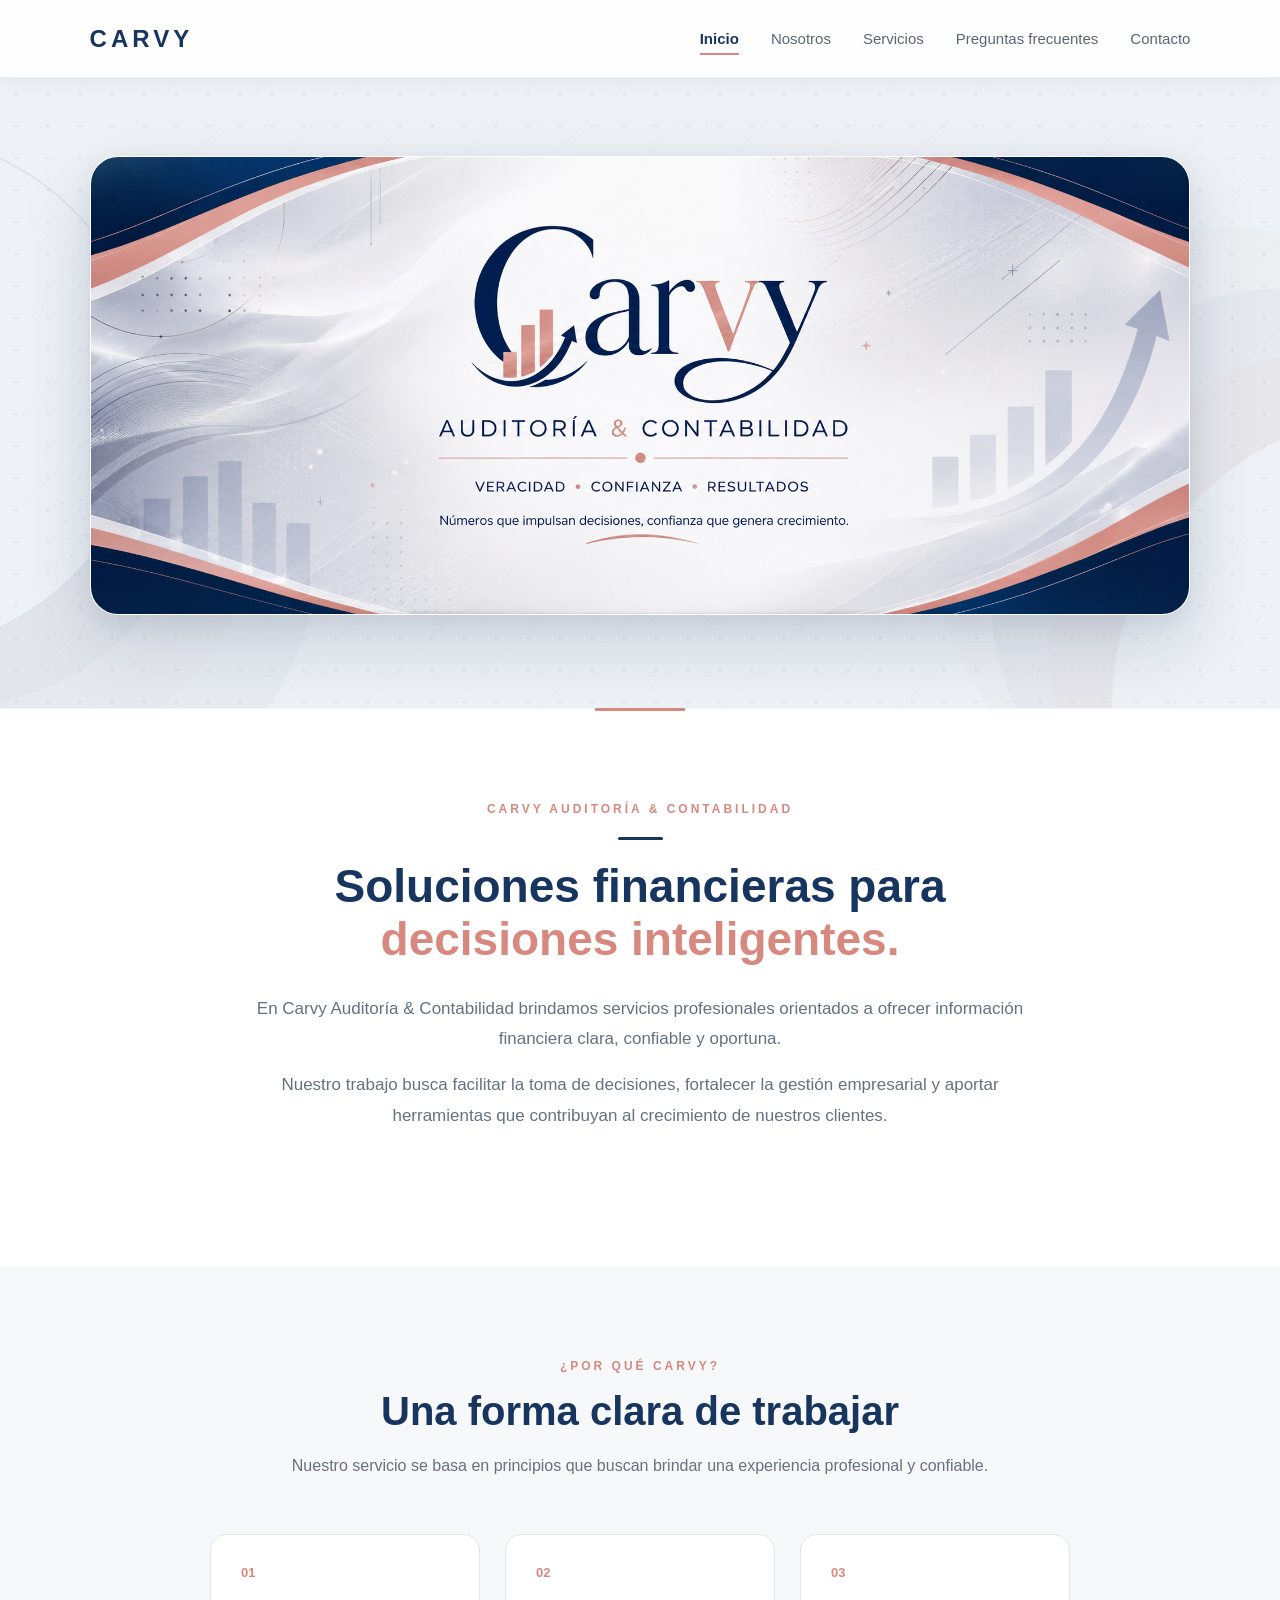
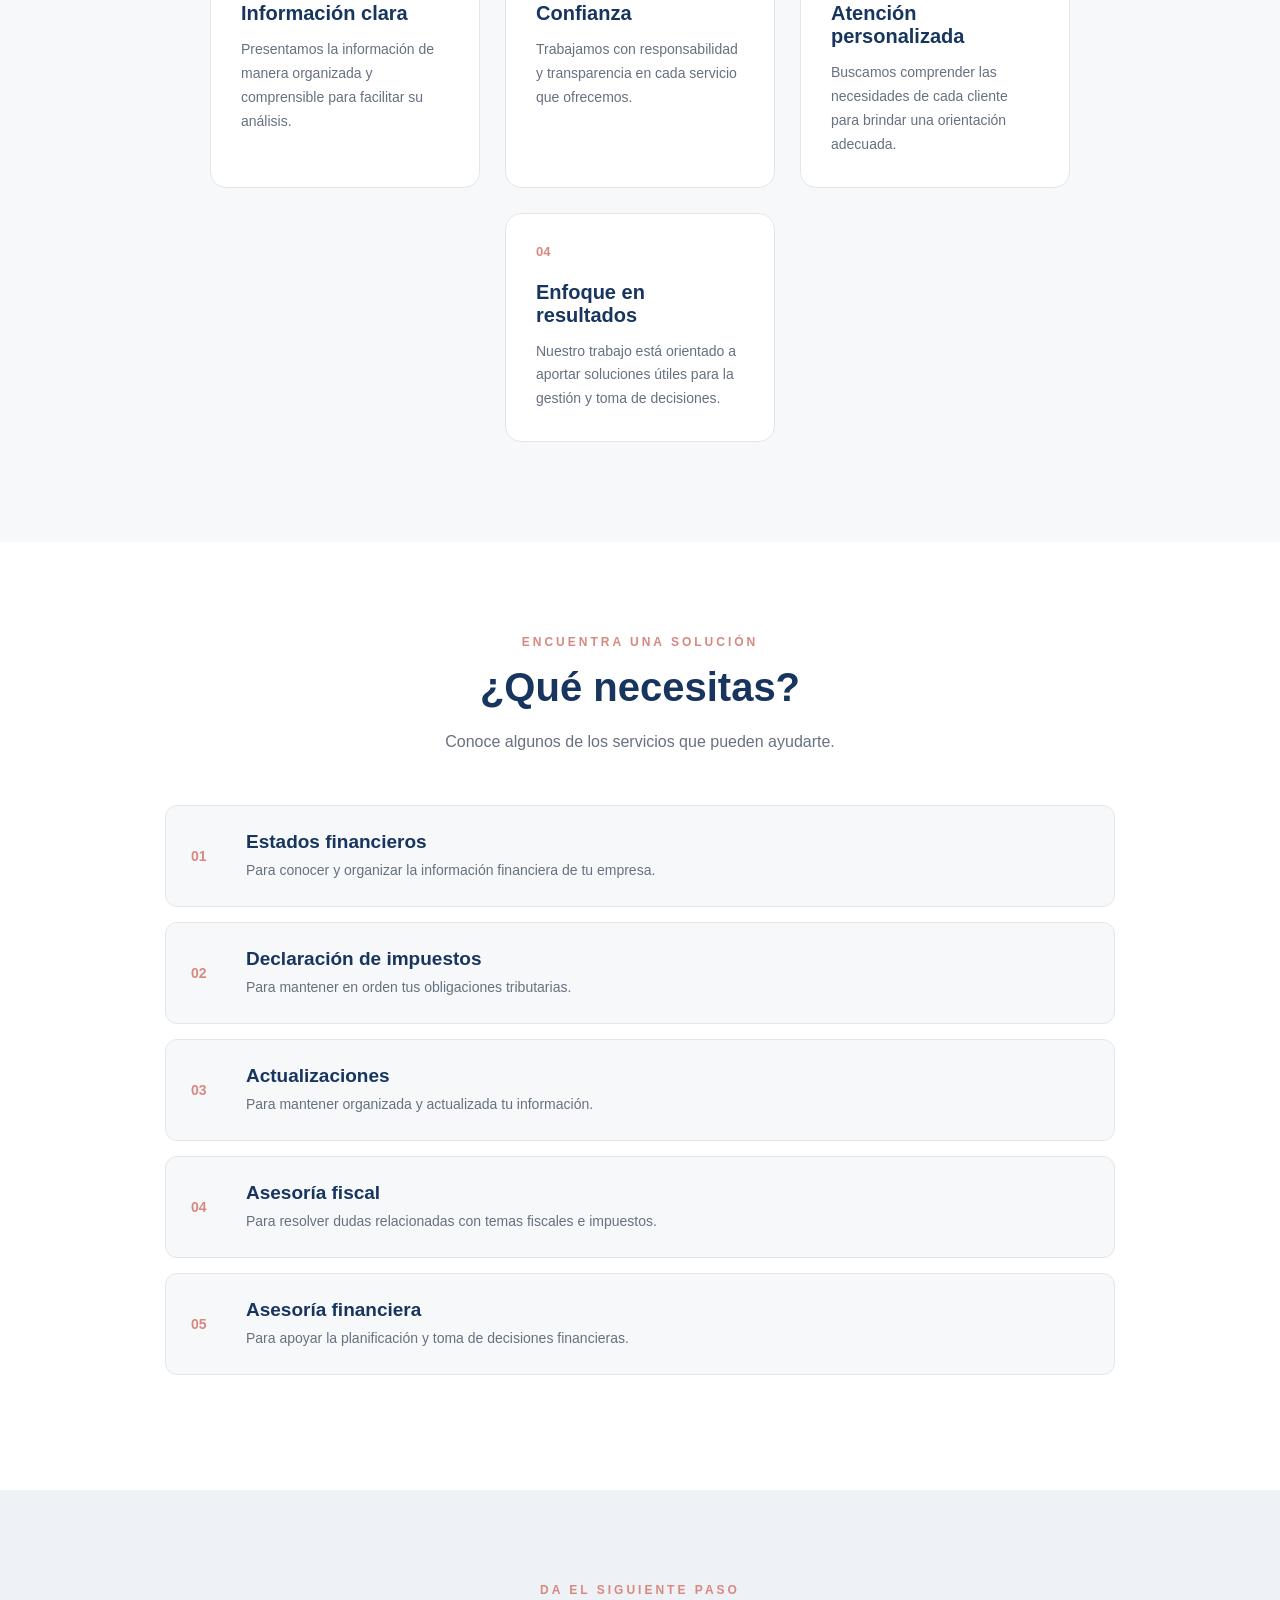
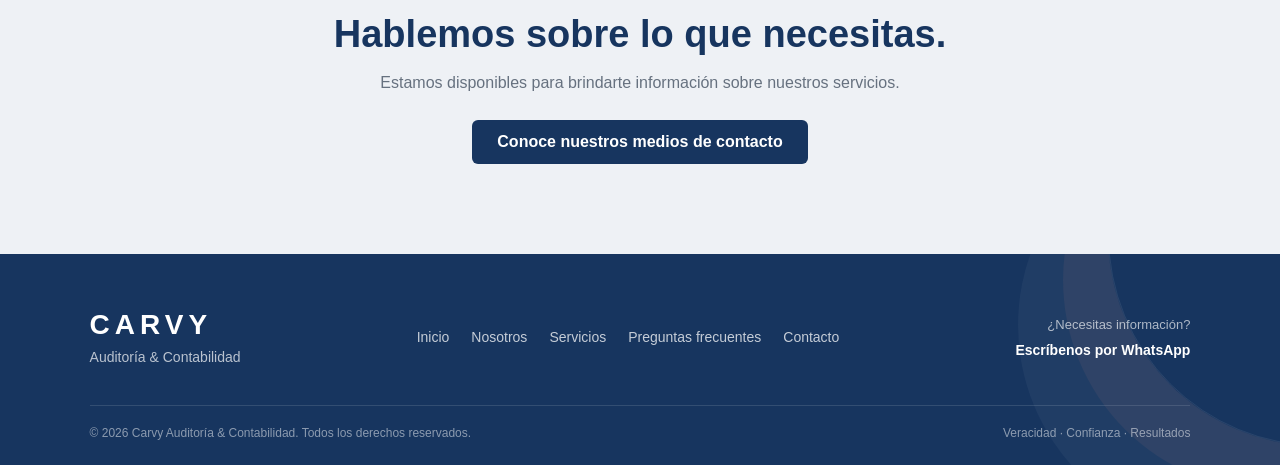
<file: index.html>
<!DOCTYPE html>
<html lang="en">
<head>
    <meta charset="UTF-8">
    <meta name="viewport" content="width=device-width, initial-scale=1.0">
    <title>Carvy | Auditoría & Contabilidad</title>

     <link rel="stylesheet" href="estilos.css">

</head>
<body>
   <!-- MENÚ DE NAVEGACIÓN -->

    <nav class="navegacion">

        <div class="logo-menu">
            CARVY
        </div>

        <div class="menu">

            <a href="index.html" class="activo">Inicio</a>

            <a href="Nosotros.html">Nosotros</a>

            <a href="servicios.html">Servicios</a>

            <a href="preguntas.html">Preguntas frecuentes</a>

            <a href="contacto.html">Contacto</a>

        </div>

    </nav>


    <!-- BANNER PRINCIPAL -->

    <header class="encabezado">

        <div class="circulo circulo-izquierdo"></div>

        <div class="circulo circulo-derecho"></div>

        <div class="puntos puntos-izquierda"></div>

        <div class="puntos puntos-derecha"></div>


        <div class="contenedor-banner">

            <div class="banner">

                <div class="brillo"></div>

                <img src="img/banner.png"
                     alt="Carvy Auditoría & Contabilidad">

            </div>

        </div>

    </header>


    <main>


        <!-- PRESENTACIÓN -->

        <section class="presentacion">

            <div class="presentacion-contenido">

                <span class="etiqueta">
                    CARVY AUDITORÍA & CONTABILIDAD
                </span>

                <div class="linea"></div>

                <h1>
                    Soluciones financieras para
                    <span>decisiones inteligentes.</span>
                </h1>

                <p>
                    En Carvy Auditoría & Contabilidad brindamos servicios
                    profesionales orientados a ofrecer información financiera
                    clara, confiable y oportuna.
                </p>

                <p>
                    Nuestro trabajo busca facilitar la toma de decisiones,
                    fortalecer la gestión empresarial y aportar herramientas
                    que contribuyan al crecimiento de nuestros clientes.
                </p>

            </div>

        </section>


        <!-- POR QUÉ ELEGIR CARVY -->

        <section class="beneficios">

            <div class="titulo-seccion">

                <span>¿POR QUÉ CARVY?</span>

                <h2>
                    Una forma clara de trabajar
                </h2>

                <p>
                    Nuestro servicio se basa en principios que buscan
                    brindar una experiencia profesional y confiable.
                </p>

            </div>


            <div class="contenedor-beneficios">


                <div class="beneficio">

                    <div class="beneficio-numero">
                        01
                    </div>

                    <h3>
                        Información clara
                    </h3>

                    <p>
                        Presentamos la información de manera organizada
                        y comprensible para facilitar su análisis.
                    </p>

                </div>


                <div class="beneficio">

                    <div class="beneficio-numero">
                        02
                    </div>

                    <h3>
                        Confianza
                    </h3>

                    <p>
                        Trabajamos con responsabilidad y transparencia
                        en cada servicio que ofrecemos.
                    </p>

                </div>


                <div class="beneficio">

                    <div class="beneficio-numero">
                        03
                    </div>

                    <h3>
                        Atención personalizada
                    </h3>

                    <p>
                        Buscamos comprender las necesidades de cada
                        cliente para brindar una orientación adecuada.
                    </p>

                </div>


                <div class="beneficio">

                    <div class="beneficio-numero">
                        04
                    </div>

                    <h3>
                        Enfoque en resultados
                    </h3>

                    <p>
                        Nuestro trabajo está orientado a aportar soluciones
                        útiles para la gestión y toma de decisiones.
                    </p>

                </div>


            </div>

        </section>


        <!-- QUÉ NECESITAS -->

        <section class="necesidades">

            <div class="titulo-seccion">

                <span>ENCUENTRA UNA SOLUCIÓN</span>

                <h2>
                    ¿Qué necesitas?
                </h2>

                <p>
                    Conoce algunos de los servicios que pueden ayudarte.
                </p>

            </div>


            <div class="contenedor-necesidades">


                <a href="servicios.html" class="necesidad">

                    <span>01</span>

                    <div>

                        <h3>
                            Estados financieros
                        </h3>

                        <p>
                            Para conocer y organizar la información
                            financiera de tu empresa.
                        </p>

                    </div>

                </a>


                <a href="servicios.html" class="necesidad">

                    <span>02</span>

                    <div>

                        <h3>
                            Declaración de impuestos
                        </h3>

                        <p>
                            Para mantener en orden tus obligaciones
                            tributarias.
                        </p>

                    </div>

                </a>


                <a href="servicios.html" class="necesidad">

                    <span>03</span>

                    <div>

                        <h3>
                            Actualizaciones
                        </h3>

                        <p>
                            Para mantener organizada y actualizada
                            tu información.
                        </p>

                    </div>

                </a>


                <a href="servicios.html" class="necesidad">

                    <span>04</span>

                    <div>

                        <h3>
                            Asesoría fiscal
                        </h3>

                        <p>
                            Para resolver dudas relacionadas con temas
                            fiscales e impuestos.
                        </p>

                    </div>

                </a>


                <a href="servicios.html" class="necesidad">

                    <span>05</span>

                    <div>

                        <h3>
                            Asesoría financiera
                        </h3>

                        <p>
                            Para apoyar la planificación y toma de
                            decisiones financieras.
                        </p>

                    </div>

                </a>


            </div>

        </section>


        <!-- CONTACTO FINAL -->

        <section class="inicio-contacto">

            <div class="inicio-contacto-contenido">

                <span>DA EL SIGUIENTE PASO</span>

                <h2>
                    Hablemos sobre lo que necesitas.
                </h2>

                <p>
                    Estamos disponibles para brindarte información
                    sobre nuestros servicios.
                </p>

                <a href="contacto.html">
                    Conoce nuestros medios de contacto
                </a>

            </div>

        </section>


    </main>


    <!-- PIE DE PÁGINA -->

    <footer class="pie-pagina">

        <div class="footer-contenido">

            <div class="footer-marca">

                <h2>CARVY</h2>

                <p>
                    Auditoría & Contabilidad
                </p>

            </div>


            <div class="footer-enlaces">

                <a href="index.html">Inicio</a>

                <a href="Nosotros.html">Nosotros</a>

                <a href="servicios.html">Servicios</a>

                <a href="preguntas.html">Preguntas frecuentes</a>

                <a href="contacto.html">Contacto</a>

            </div>


            <div class="footer-contacto">

                <span>
                    ¿Necesitas información?
                </span>

                <a href="https://wa.me/50245247107" target="_blank">
                    Escríbenos por WhatsApp
                </a>

            </div>

        </div>


        <div class="footer-linea"></div>


        <div class="footer-final">

            <p>
                © 2026 Carvy Auditoría & Contabilidad.
                Todos los derechos reservados.
            </p>

            <p>
                Veracidad · Confianza · Resultados
            </p>

        </div>

    </footer>

</body>
</html>
</file>
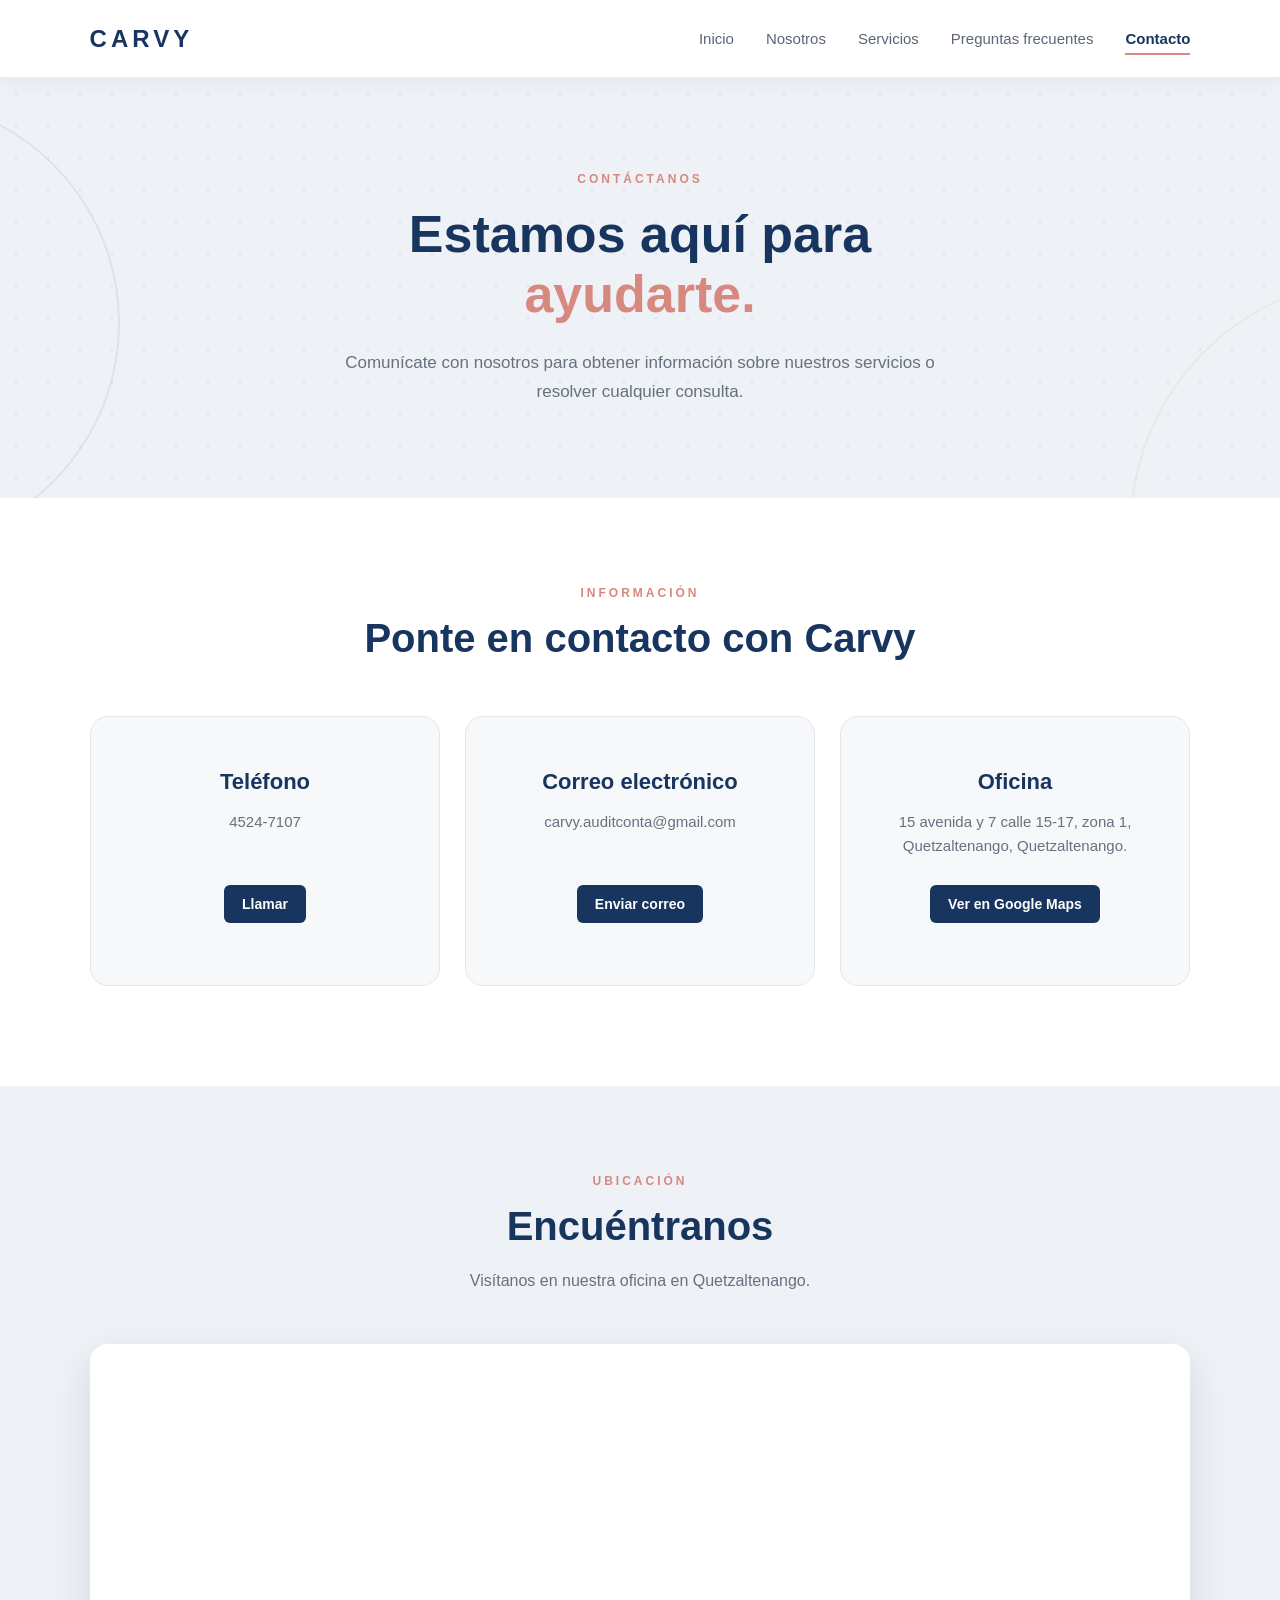
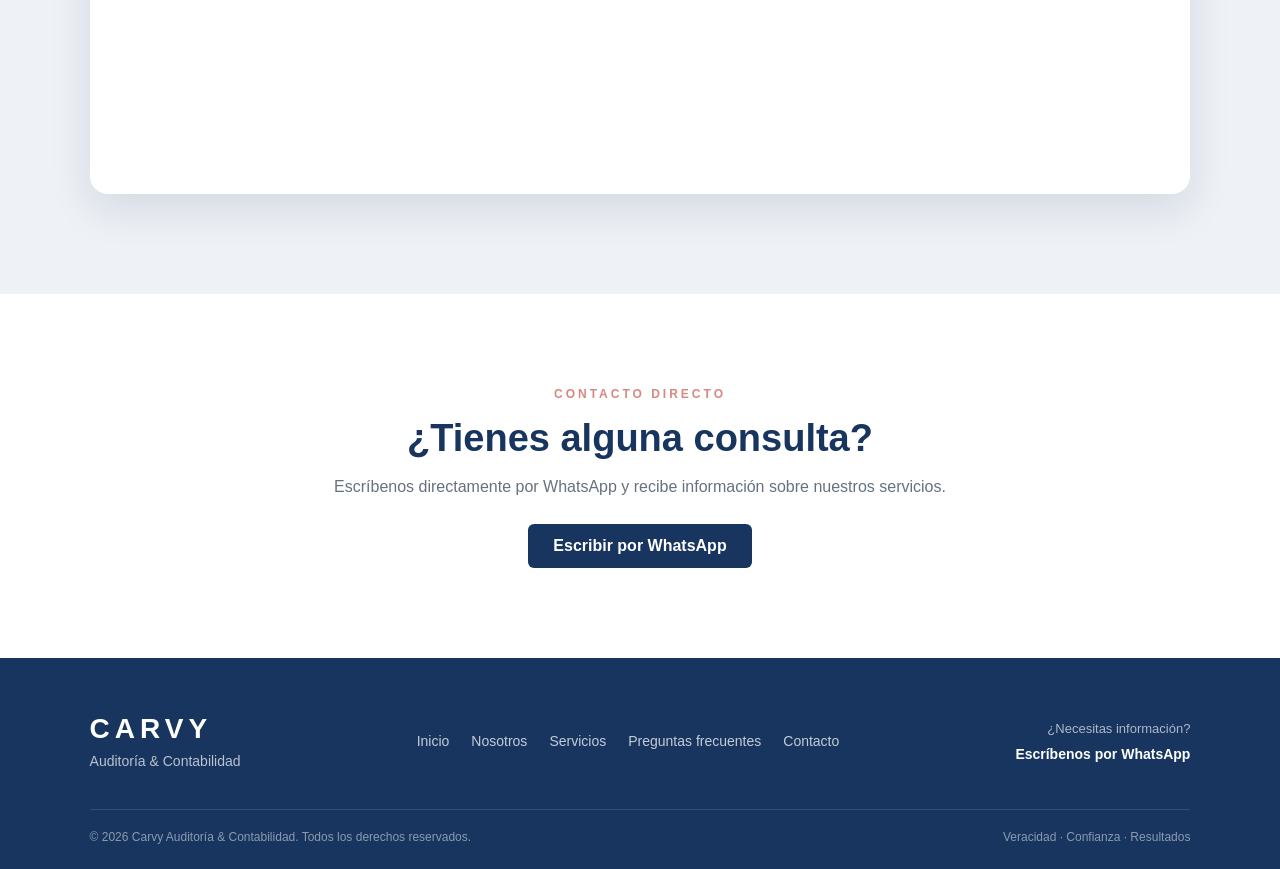
<file: contacto.html>
<!DOCTYPE html>
<html lang="en">
<head>
    <meta charset="UTF-8">
    <meta name="viewport" content="width=device-width, initial-scale=1.0">
    <title>Contacto | Carvy Auditoría & Contabilidad</title>

 <link rel="stylesheet" href="contacto.css">


</head>
<body>
    



    <!-- MENÚ DE NAVEGACIÓN -->

    <nav class="navegacion">

        <div class="logo-menu">
            CARVY
        </div>

        <div class="menu">

            <a href="index.html">Inicio</a>

            <a href="Nosotros.html">Nosotros</a>

            <a href="servicios.html">Servicios</a>

            <a href="preguntas.html">Preguntas frecuentes</a>

            <a href="contacto.html" class="activo">Contacto</a>

        </div>

    </nav>


    <!-- ENCABEZADO -->

    <header class="encabezado-contacto">

        <div class="circulo circulo-izquierdo"></div>

        <div class="circulo circulo-derecho"></div>

        <div class="encabezado-contenido">

            <span>CONTÁCTANOS</span>

            <h1>
                Estamos aquí para
                <strong>ayudarte.</strong>
            </h1>

            <p>
                Comunícate con nosotros para obtener información sobre
                nuestros servicios o resolver cualquier consulta.
            </p>

        </div>

    </header>


    <!-- INFORMACIÓN DE CONTACTO -->

    <main>

        <section class="contacto">

            <div class="titulo-seccion">

                <span>INFORMACIÓN</span>

                <h2>
                    Ponte en contacto con Carvy
                </h2>

            </div>


            <div class="contenedor-contacto">


                <!-- TELÉFONO -->

                <div class="tarjeta-contacto">

                    <div class="numero">
                        
                    </div>

                    <h3>
                        Teléfono
                    </h3>

                    <p>
                        4524-7107
                    </p>

                    <a href="tel:45247107">
                        Llamar
                    </a>

                </div>


                <!-- CORREO -->

                <div class="tarjeta-contacto">

                    <div class="numero">
                        
                    </div>

                    <h3>
                        Correo electrónico
                    </h3>

                    <p>
                        carvy.auditconta@gmail.com
                    </p>

                   <a href="https://mail.google.com/mail/?view=cm&fs=1&to=carvy.auditconta@gmail.com">
                      Enviar correo
                     </a>

                </div>


                <!-- DIRECCIÓN -->

                <div class="tarjeta-contacto">

                    <div class="numero">
                        
                    </div>

                    <h3>
                        Oficina
                    </h3>

                    <p>
                        15 avenida y 7 calle 15-17,
                        zona 1, Quetzaltenango,
                        Quetzaltenango.
                    </p>

                    <a href="https://www.google.com/maps/search/?api=1&query=15+avenida+y+7+calle+15-17+zona+1+Quetzaltenango+Quetzaltenango"
                       target="_blank">
                        Ver en Google Maps
                    </a>

                </div>


            </div>

        </section>


        <!-- MAPA -->

        <section class="mapa-seccion">

            <div class="titulo-seccion">

                <span>UBICACIÓN</span>

                <h2>
                    Encuéntranos
                </h2>

                <p>
                    Visítanos en nuestra oficina en Quetzaltenango.
                </p>

            </div>


            <div class="mapa">

                <iframe
                    src="https://www.google.com/maps?q=15%20avenida%20y%207%20calle%2015-17%20zona%201%20Quetzaltenango%20Quetzaltenango&output=embed"
                    width="100%"
                    height="450"
                    style="border:0;"
                    allowfullscreen=""
                    loading="lazy">
                </iframe>

            </div>

        </section>


        <!-- WHATSAPP -->

        <section class="mensaje-final">

            <div class="mensaje-contenido">

                <span>CONTACTO DIRECTO</span>

                <h2>
                    ¿Tienes alguna consulta?
                </h2>

                <p>
                    Escríbenos directamente por WhatsApp y recibe
                    información sobre nuestros servicios.
                </p>

                <a href="https://wa.me/50245247107?text=Hola%2C%20quisiera%20obtener%20informaci%C3%B3n%20sobre%20los%20servicios%20de%20Carvy."
                   target="_blank">
                    Escribir por WhatsApp
                </a>

            </div>

        </section>

    </main>


    <!-- PIE DE PÁGINA -->

    <footer class="pie-pagina">

        <div class="footer-contenido">

            <div class="footer-marca">

                <h2>CARVY</h2>

                <p>
                    Auditoría & Contabilidad
                </p>

            </div>


            <div class="footer-enlaces">

                <a href="index.html">Inicio</a>

                <a href="Nosotros.html">Nosotros</a>

                <a href="servicios.html">Servicios</a>

                <a href="preguntas.html">Preguntas frecuentes</a>

                <a href="contacto.html">Contacto</a>

            </div>


            <div class="footer-contacto">

                <span>
                    ¿Necesitas información?
                </span>

                <a href="https://wa.me/50245247107" target="_blank">
                    Escríbenos por WhatsApp
                </a>

            </div>

        </div>


        <div class="footer-linea"></div>


        <div class="footer-final">

            <p>
                © 2026 Carvy Auditoría & Contabilidad.
                Todos los derechos reservados.
            </p>

            <p>
                Veracidad · Confianza · Resultados
            </p>

        </div>

    </footer>




</body>
</html>
</file>
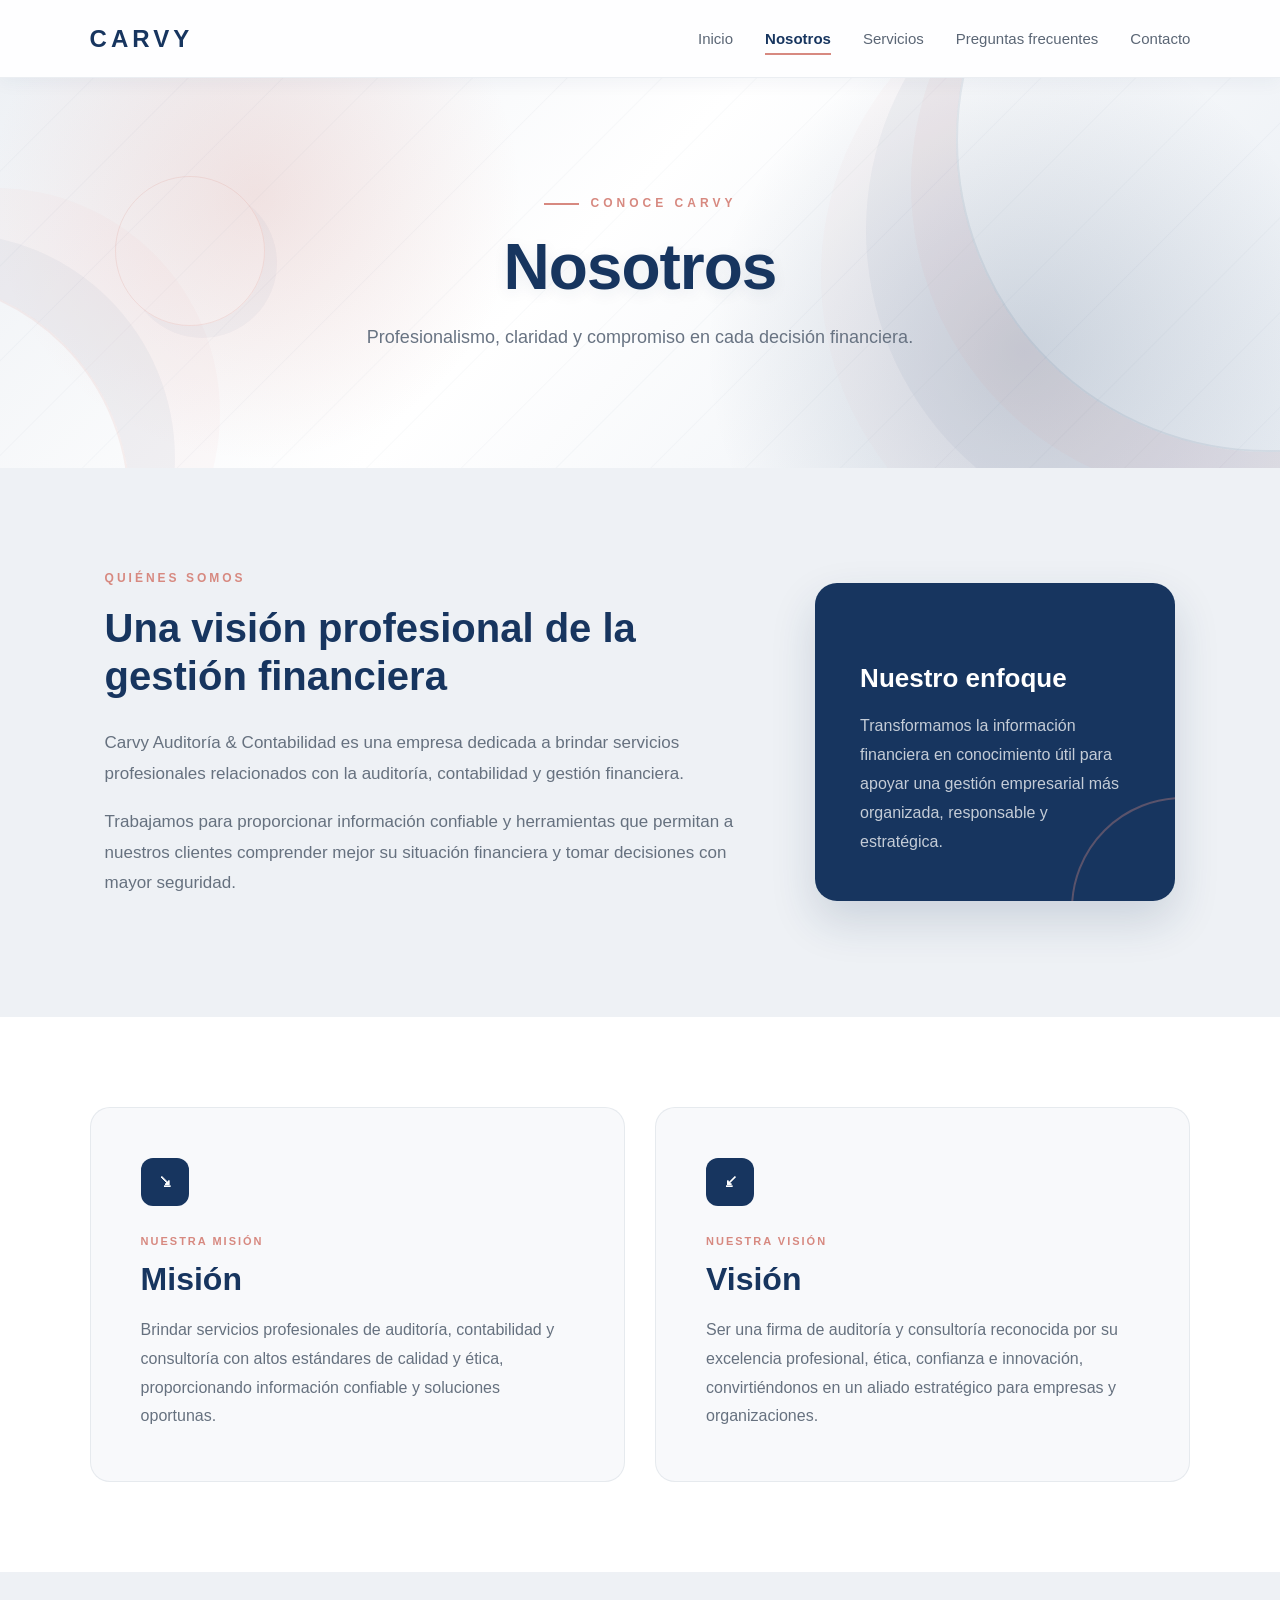
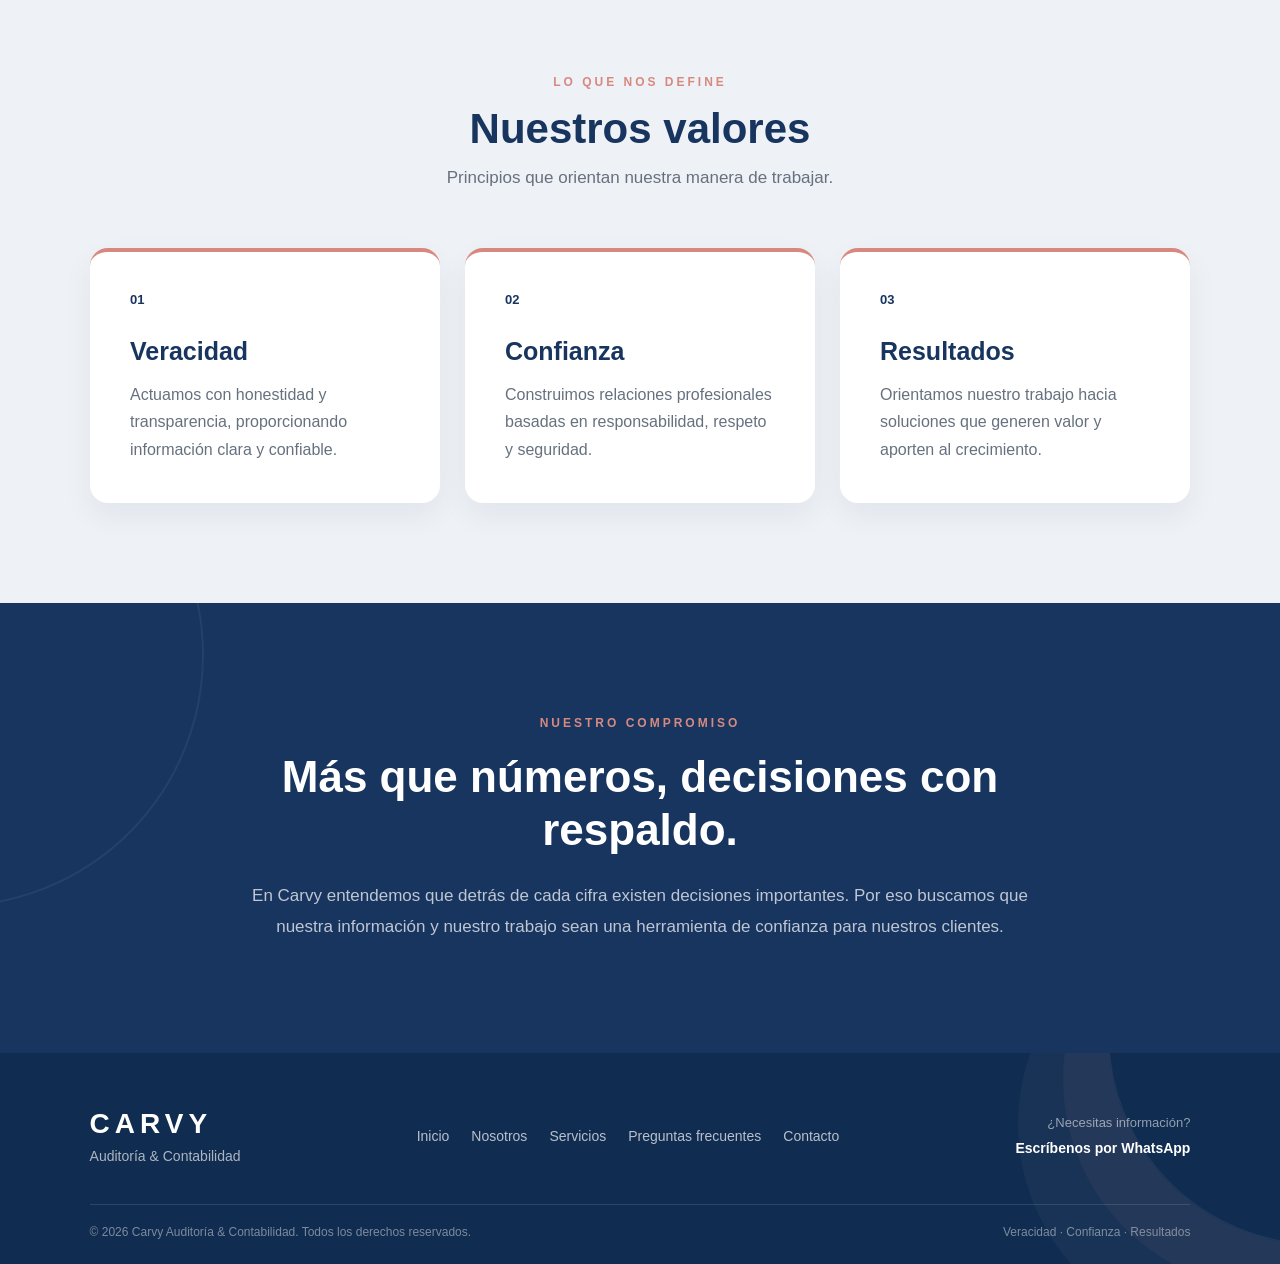
<file: Nosotros.html>
<!DOCTYPE html>
<html lang="en">
<head>
    <meta charset="UTF-8">
    <meta name="viewport" content="width=device-width, initial-scale=1.0">
    <title>Nosotros | Carvy Auditoría & Contabilidad</title>

     <link rel="stylesheet" href="nosotros.css">
</head>
<body>
    
      <!-- =========================
         MENÚ DE NAVEGACIÓN
         ========================= -->

    <nav class="navegacion">

        <div class="logo-menu">
            CARVY
        </div>

        <div class="menu">

            <a href="index.html">Inicio</a>

            <a href="Nosotros.html" class="activo">Nosotros</a>

            <a href="servicios.html">Servicios</a>

            <a href="preguntas.html">Preguntas frecuentes</a>

            <a href="contacto.html">Contacto</a>

        </div>

    </nav>


    <!-- =========================
         ENCABEZADO DE NOSOTROS
         ========================= -->

    <header class="titulo-pagina">

        <div class="decoracion decoracion-1"></div>

        <div class="decoracion decoracion-2"></div>

        <div class="titulo-contenido">

            <span>CONOCE CARVY</span>

            <h1>
                Nosotros
            </h1>

            <p>
                Profesionalismo, claridad y compromiso en cada decisión financiera.
            </p>

        </div>

    </header>


    <!-- =========================
         QUIÉNES SOMOS
         ========================= -->

    <main>

        <section class="quienes-somos">

            <div class="texto-quienes">

                <span class="etiqueta">
                    QUIÉNES SOMOS
                </span>

                <h2>
                    Una visión profesional
                    de la gestión financiera
                </h2>

                <p>
                    Carvy Auditoría & Contabilidad es una empresa dedicada a
                    brindar servicios profesionales relacionados con la
                    auditoría, contabilidad y gestión financiera.
                </p>

                <p>
                    Trabajamos para proporcionar información confiable y
                    herramientas que permitan a nuestros clientes comprender
                    mejor su situación financiera y tomar decisiones con mayor
                    seguridad.
                </p>

            </div>


            <div class="tarjeta-destacada">

                <div class="numero">
                    
                </div>

                <h3>
                    Nuestro enfoque
                </h3>

                <p>
                    Transformamos la información financiera en conocimiento
                    útil para apoyar una gestión empresarial más organizada,
                    responsable y estratégica.
                </p>

            </div>

        </section>


        <!-- =========================
             MISIÓN Y VISIÓN
             ========================= -->

        <section class="mision-vision">

            <div class="tarjeta-info">

                <div class="icono">
                    ⭸
                </div>

                <span>
                    NUESTRA MISIÓN
                </span>

                <h2>
                    Misión
                </h2>

                <p>
                    Brindar servicios profesionales de auditoría, contabilidad y consultoría con altos estándares de calidad y ética,
                     proporcionando información confiable y soluciones oportunas.
                </p>

            </div>


            <div class="tarjeta-info tarjeta-vision">

                <div class="icono">
                    ⭹
                </div>

                <span>
                    NUESTRA VISIÓN
                </span>

                <h2>
                    Visión
                </h2>

                <p>
                    Ser una firma de auditoría y consultoría reconocida por su excelencia profesional, ética, confianza e innovación, 
                    convirtiéndonos en un aliado estratégico para empresas y organizaciones.
                </p>

            </div>

        </section>


        <!-- =========================
             VALORES
             ========================= -->

        <section class="valores">

            <div class="encabezado-seccion">

                <span>
                    LO QUE NOS DEFINE
                </span>

                <h2>
                    Nuestros valores
                </h2>

                <p>
                    Principios que orientan nuestra manera de trabajar.
                </p>

            </div>


            <div class="valores-grid">

                <div class="valor">

                    <div class="valor-numero">
                        01
                    </div>

                    <h3>
                        Veracidad
                    </h3>

                    <p>
                        Actuamos con honestidad y transparencia,
                        proporcionando información clara y confiable.
                    </p>

                </div>


                <div class="valor">

                    <div class="valor-numero">
                        02
                    </div>

                    <h3>
                        Confianza
                    </h3>

                    <p>
                        Construimos relaciones profesionales basadas en
                        responsabilidad, respeto y seguridad.
                    </p>

                </div>


                <div class="valor">

                    <div class="valor-numero">
                        03
                    </div>

                    <h3>
                        Resultados
                    </h3>

                    <p>
                        Orientamos nuestro trabajo hacia soluciones que
                        generen valor y aporten al crecimiento.
                    </p>

                </div>

            </div>

        </section>


        <!-- =========================
             COMPROMISO
             ========================= -->

        <section class="compromiso">

            <div class="compromiso-contenido">

                <span>
                    NUESTRO COMPROMISO
                </span>

                <h2>
                    Más que números,
                    decisiones con respaldo.
                </h2>

                <p>
                    En Carvy entendemos que detrás de cada cifra existen
                    decisiones importantes. Por eso buscamos que nuestra
                    información y nuestro trabajo sean una herramienta
                    de confianza para nuestros clientes.
                </p>

            </div>

        </section>

    </main>


    <!-- =========================
         PIE DE PÁGINA
         ========================= -->

    <footer class="pie-pagina">

        <div class="footer-contenido">

            <div class="footer-marca">

                <h2>CARVY</h2>

                <p>
                    Auditoría & Contabilidad
                </p>

            </div>


            <div class="footer-enlaces">

                <a href="index.html">Inicio</a>
                <a href="Nosotros.html">Nosotros</a>

                <a href="servicios.html">Servicios</a>

                <a href="preguntas.html">Preguntas frecuentes</a>

                <a href="contacto.html">Contacto</a>

            </div>


            <div class="footer-contacto">

                <span>
                    ¿Necesitas información?
                </span>

                <a href="https://wa.me/50245247107" target="_blank">
                    Escríbenos por WhatsApp
                </a>

            </div>

        </div>


        <div class="footer-linea"></div>


        <div class="footer-final">

            <p>
                © 2026 Carvy Auditoría & Contabilidad.
                Todos los derechos reservados.
            </p>

            <p>
                Veracidad · Confianza · Resultados
            </p>

        </div>

    </footer>
</body>
</html>
</file>
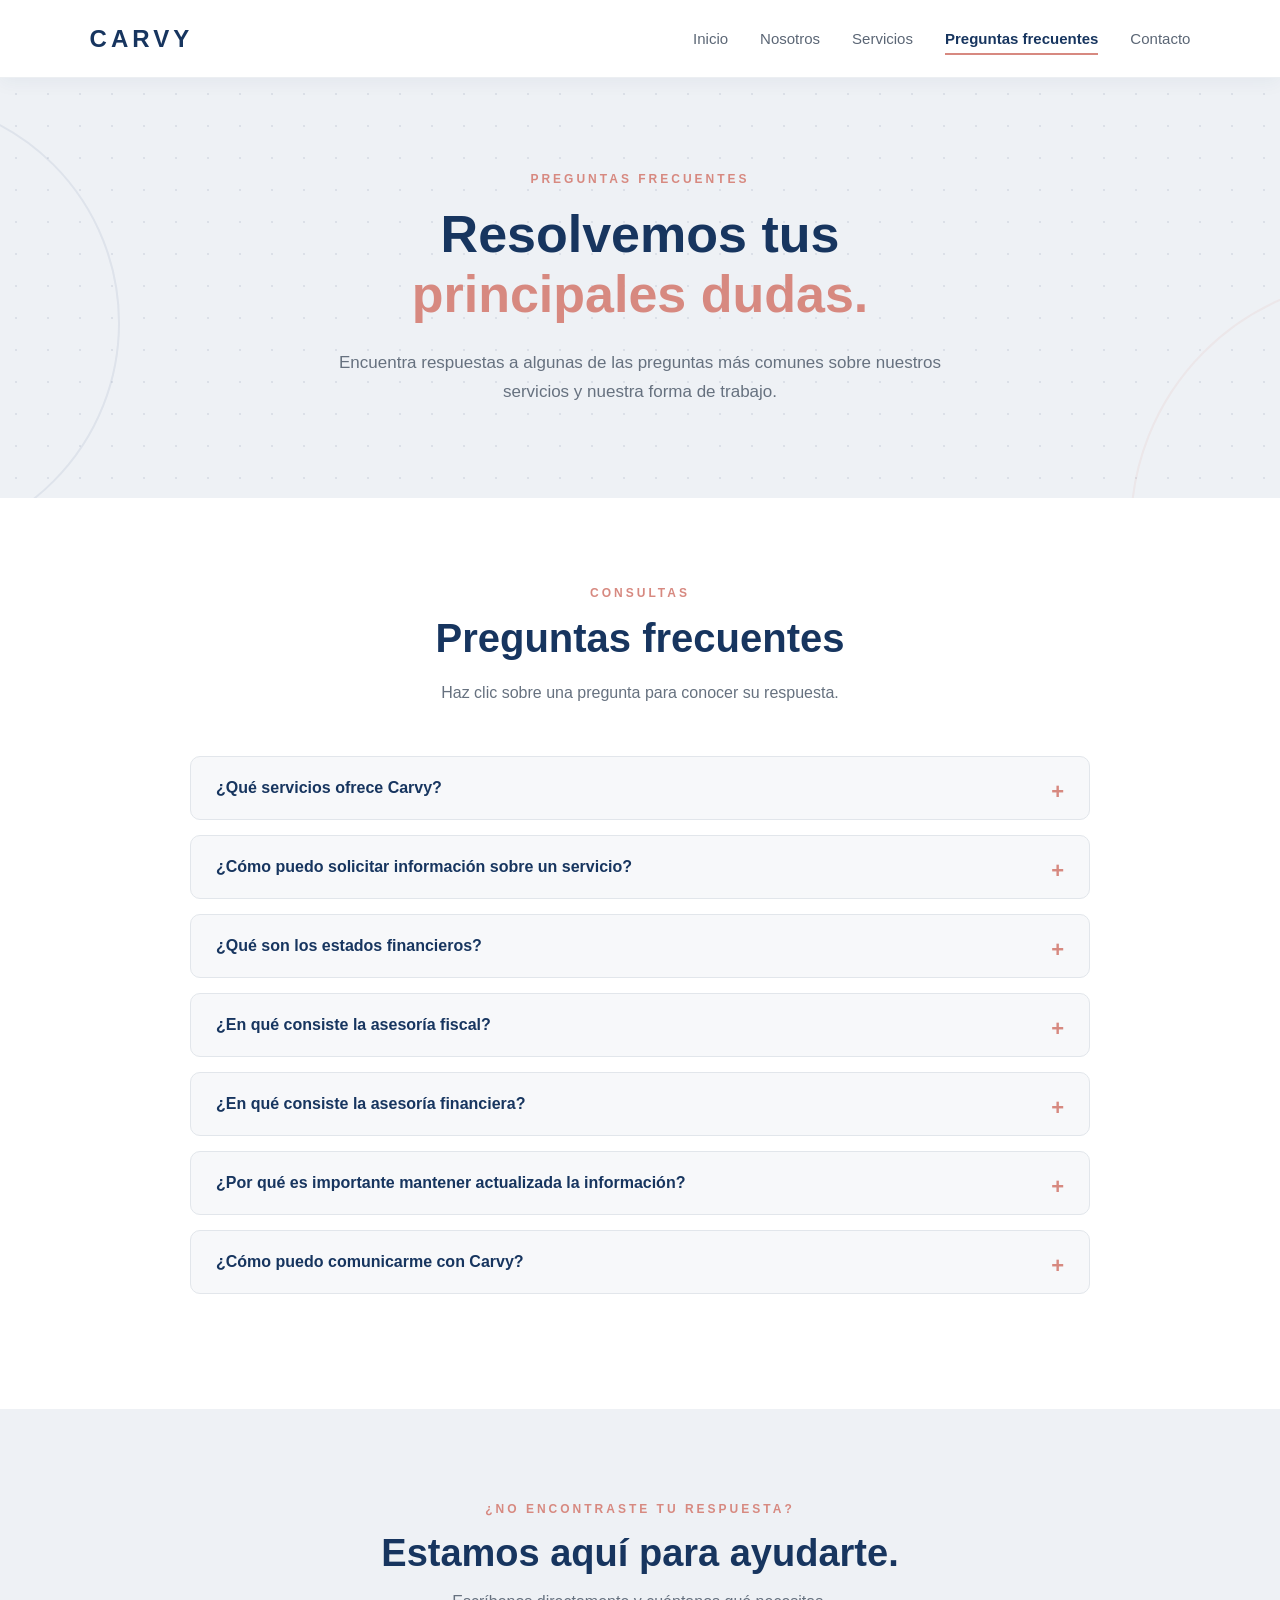
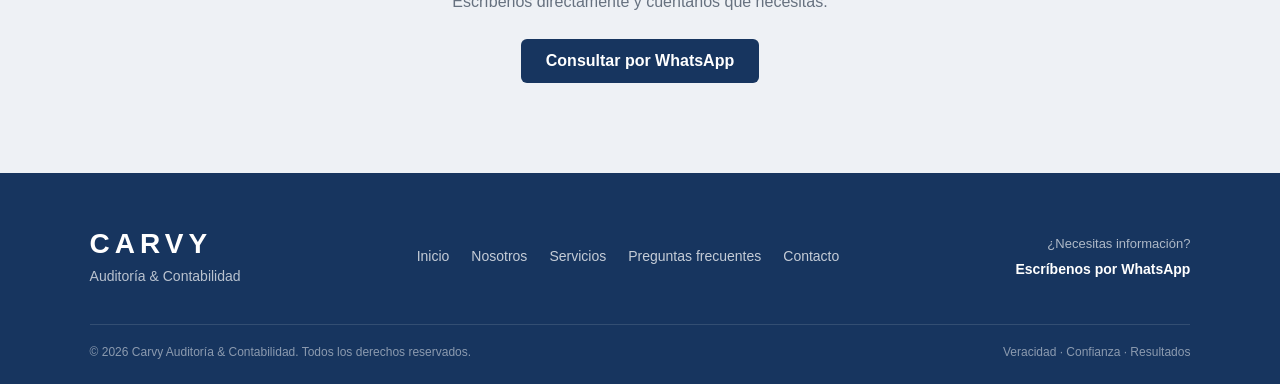
<file: preguntas.html>
<!DOCTYPE html>
<html lang="en">
<head>
    <meta charset="UTF-8">
    <meta name="viewport" content="width=device-width, initial-scale=1.0">
    <title>Preguntas frecuentes | Carvy</title>

     <link rel="stylesheet" href="preguntas.css">

</head>
<body>
    

    <!-- MENÚ DE NAVEGACIÓN -->

    <nav class="navegacion">

        <div class="logo-menu">
            CARVY
        </div>

        <div class="menu">

            <a href="index.html">Inicio</a>

            <a href="Nosotros.html">Nosotros</a>

            <a href="servicios.html">Servicios</a>

            <a href="preguntas.html" class="activo">Preguntas frecuentes</a>

            <a href="contacto.html">Contacto</a>

        </div>

    </nav>


    <!-- ENCABEZADO -->

    <header class="encabezado-preguntas">

        <div class="circulo circulo-izquierdo"></div>

        <div class="circulo circulo-derecho"></div>

        <div class="encabezado-contenido">

            <span>PREGUNTAS FRECUENTES</span>

            <h1>
                Resolvemos tus
                <strong>principales dudas.</strong>
            </h1>

            <p>
                Encuentra respuestas a algunas de las preguntas más comunes
                sobre nuestros servicios y nuestra forma de trabajo.
            </p>

        </div>

    </header>


    <!-- PREGUNTAS -->

    <main>

        <section class="preguntas">

            <div class="titulo-seccion">

                <span>CONSULTAS</span>

                <h2>
                    Preguntas frecuentes
                </h2>

                <p>
                    Haz clic sobre una pregunta para conocer su respuesta.
                </p>

            </div>


            <div class="contenedor-preguntas">


                <details>

                    <summary>
                        ¿Qué servicios ofrece Carvy?
                    </summary>

                    <p>
                        Carvy ofrece servicios de elaboración de estados
                        financieros, declaración de impuestos, actualizaciones,
                        asesoría fiscal y asesoría financiera.
                    </p>

                </details>


                <details>

                    <summary>
                        ¿Cómo puedo solicitar información sobre un servicio?
                    </summary>

                    <p>
                        Puedes comunicarte directamente con Carvy por medio
                        de WhatsApp. También puedes consultar la sección
                        de Contacto para encontrar la información necesaria.
                    </p>

                </details>


                <details>

                    <summary>
                        ¿Qué son los estados financieros?
                    </summary>

                    <p>
                        Son documentos que presentan información sobre la
                        situación financiera de una empresa y ayudan a
                        comprender mejor sus resultados económicos.
                    </p>

                </details>


                <details>

                    <summary>
                        ¿En qué consiste la asesoría fiscal?
                    </summary>

                    <p>
                        Consiste en brindar orientación relacionada con
                        temas fiscales e impuestos para ayudar a comprender
                        y cumplir con las obligaciones correspondientes.
                    </p>

                </details>


                <details>

                    <summary>
                        ¿En qué consiste la asesoría financiera?
                    </summary>

                    <p>
                        Es una orientación que ayuda a comprender la
                        información financiera y a apoyar la planificación
                        y toma de decisiones de una empresa.
                    </p>

                </details>


                <details>

                    <summary>
                        ¿Por qué es importante mantener actualizada la información?
                    </summary>

                    <p>
                        Mantener la información contable y tributaria
                        actualizada permite tener registros organizados
                        y facilita el seguimiento de las obligaciones
                        correspondientes.
                    </p>

                </details>


                <details>

                    <summary>
                        ¿Cómo puedo comunicarme con Carvy?
                    </summary>

                    <p>
                        Puedes comunicarte directamente por WhatsApp
                        para realizar consultas y solicitar información
                        sobre los servicios disponibles.
                    </p>

                </details>


            </div>

        </section>


        <!-- SECCIÓN FINAL -->

        <section class="mensaje-final">

            <div class="mensaje-contenido">

                <span>¿NO ENCONTRASTE TU RESPUESTA?</span>

                <h2>
                    Estamos aquí para ayudarte.
                </h2>

                <p>
                    Escríbenos directamente y cuéntanos qué necesitas.
                </p>

                <a href="https://wa.me/50245247107?text=Hola%2C%20quisiera%20realizar%20una%20consulta%20a%20Carvy."
                   target="_blank">
                    Consultar por WhatsApp
                </a>

            </div>

        </section>

    </main>


    <!-- PIE DE PÁGINA -->

    <footer class="pie-pagina">

        <div class="footer-contenido">

            <div class="footer-marca">

                <h2>CARVY</h2>

                <p>
                    Auditoría & Contabilidad
                </p>

            </div>


            <div class="footer-enlaces">

                <a href="index.html">Inicio</a>

                <a href="Nosotros.html">Nosotros</a>

                <a href="servicios.html">Servicios</a>

                <a href="preguntas.html">Preguntas frecuentes</a>

                <a href="contacto.html">Contacto</a>

            </div>


            <div class="footer-contacto">

                <span>
                    ¿Necesitas información?
                </span>

                <a href="https://wa.me/50245247107" target="_blank">
                    Escríbenos por WhatsApp
                </a>

            </div>

        </div>


        <div class="footer-linea"></div>


        <div class="footer-final">

            <p>
                © 2026 Carvy Auditoría & Contabilidad.
                Todos los derechos reservados.
            </p>

            <p>
                Veracidad · Confianza · Resultados
            </p>

        </div>

    </footer>


</body>
</html>
</file>
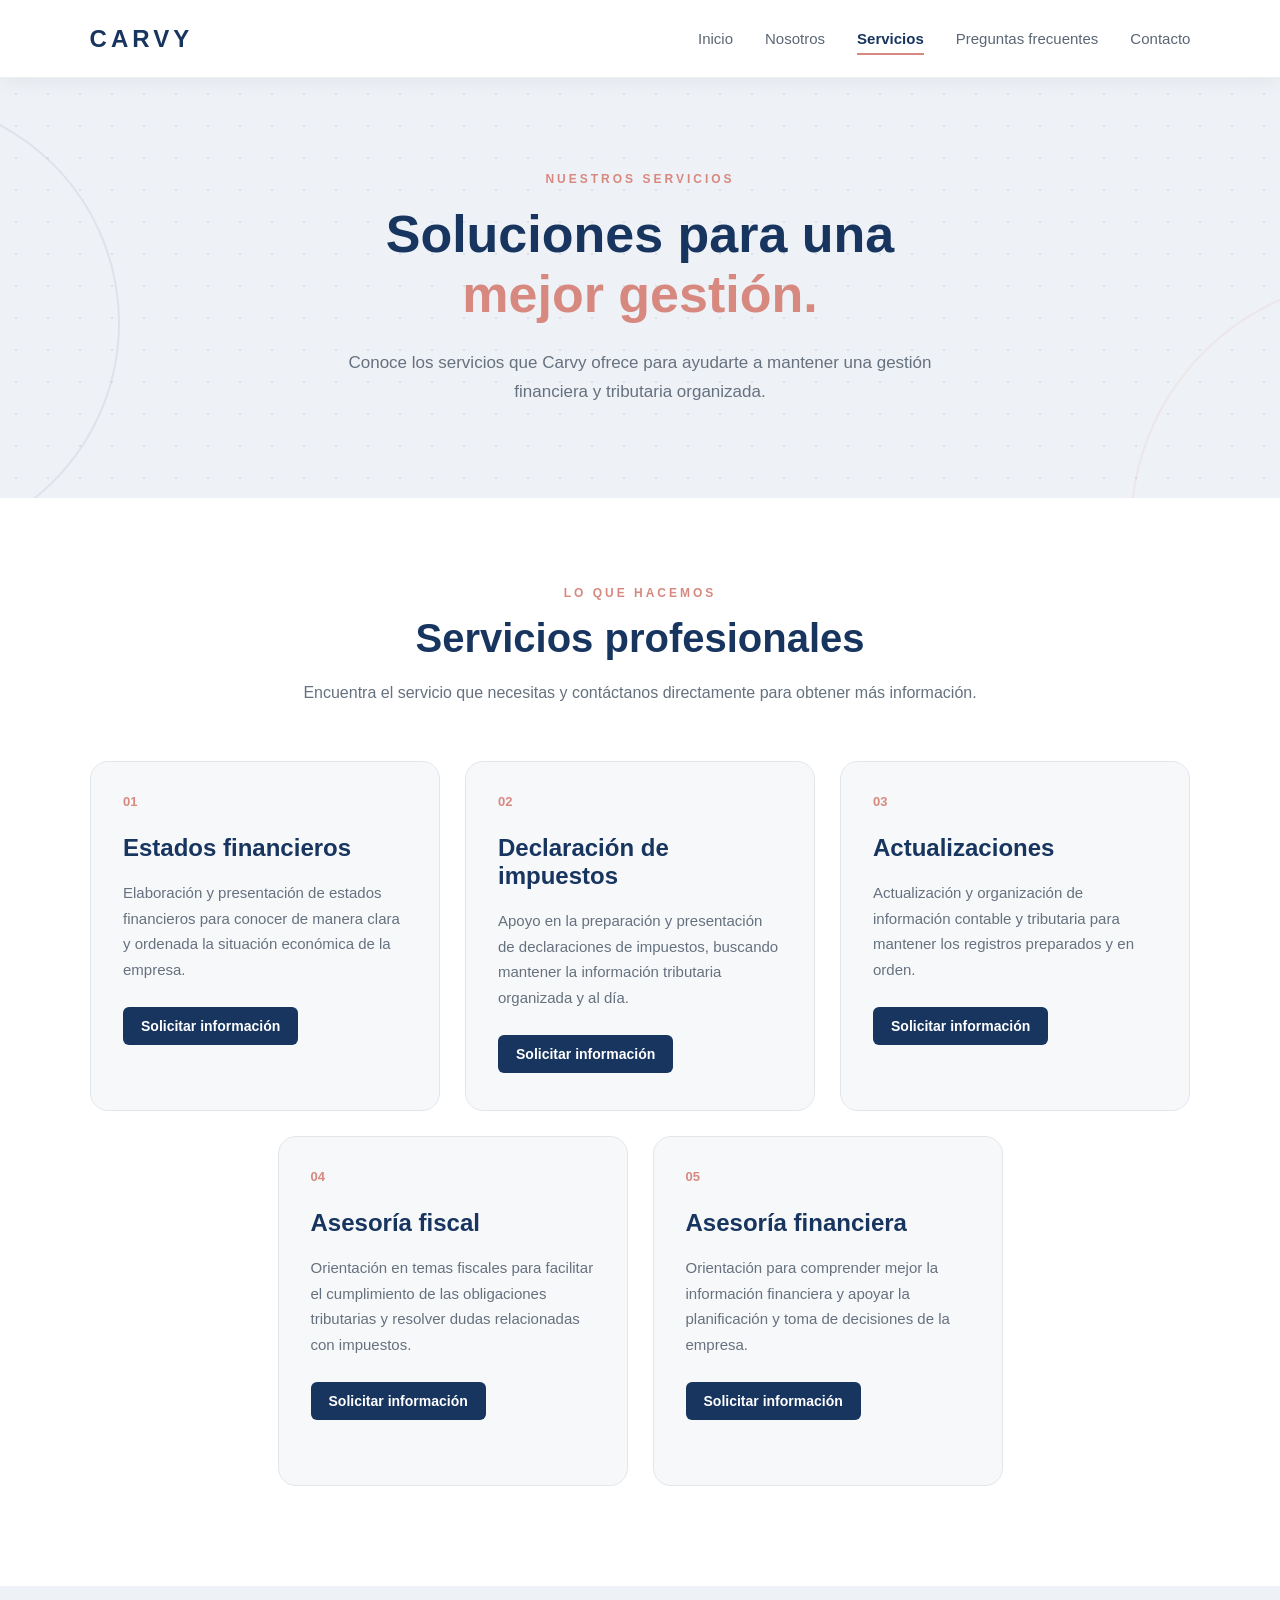
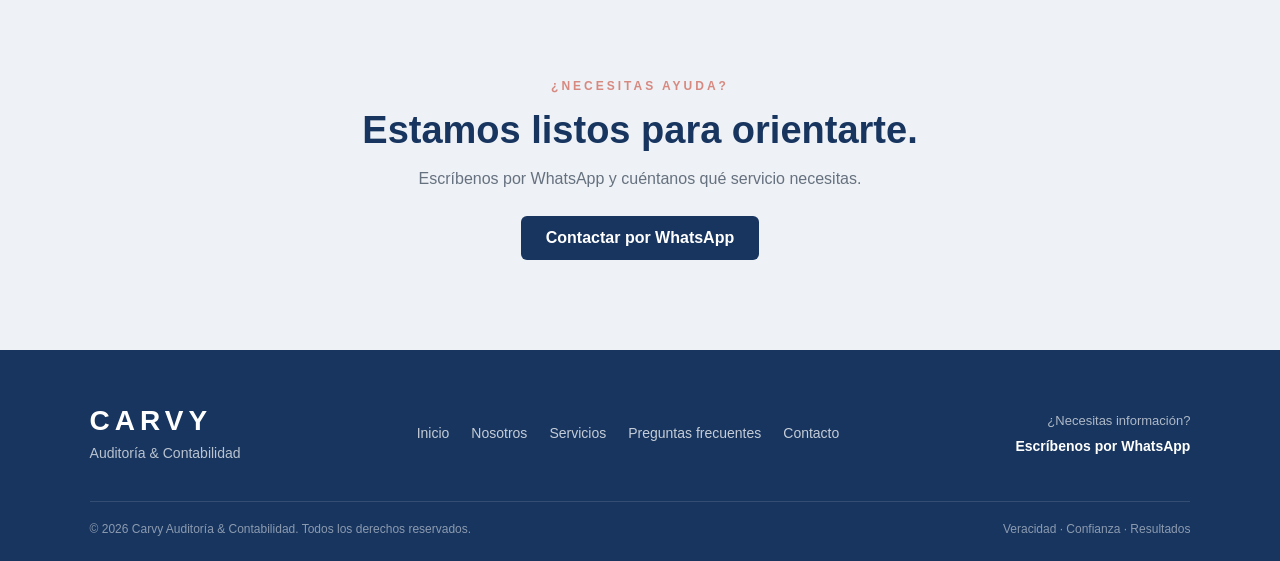
<file: servicios.html>
<!DOCTYPE html>
<html lang="en">
<head>
    <meta charset="UTF-8">
    <meta name="viewport" content="width=device-width, initial-scale=1.0">
    <title>Servicios | Carvy Auditoría & Contabilidad</title>

        <link rel="stylesheet" href="servicios.css">

</head>
<body>
    


    <!-- MENÚ DE NAVEGACIÓN -->

    <nav class="navegacion">

        <div class="logo-menu">
            CARVY
        </div>

        <div class="menu">

            <a href="index.html">Inicio</a>

            <a href="Nosotros.html">Nosotros</a>

            <a href="servicios.html" class="activo">Servicios</a>

            <a href="preguntas.html">Preguntas frecuentes</a>

            <a href="contacto.html">Contacto</a>

        </div>

    </nav>


    <!-- ENCABEZADO -->

    <header class="encabezado-servicios">

        <div class="circulo circulo-izquierdo"></div>

        <div class="circulo circulo-derecho"></div>

        <div class="encabezado-contenido">

            <span>NUESTROS SERVICIOS</span>

            <h1>
                Soluciones para una
                <strong>mejor gestión.</strong>
            </h1>

            <p>
                Conoce los servicios que Carvy ofrece para ayudarte
                a mantener una gestión financiera y tributaria organizada.
            </p>

        </div>

    </header>


    <!-- SERVICIOS -->

    <main>

        <section class="servicios">

            <div class="titulo-seccion">

                <span>LO QUE HACEMOS</span>

                <h2>
                    Servicios profesionales
                </h2>

                <p>
                    Encuentra el servicio que necesitas y contáctanos
                    directamente para obtener más información.
                </p>

            </div>


            <div class="contenedor-servicios">


                <!-- ESTADOS FINANCIEROS -->

                <div class="tarjeta-servicio">

                    <div class="numero">
                        01
                    </div>

                    <h3>
                        Estados financieros
                    </h3>

                    <p>
                        Elaboración y presentación de estados financieros
                        para conocer de manera clara y ordenada la situación
                        económica de la empresa.
                    </p>

                    <a href="https://wa.me/50245247107?text=Hola%2C%20quisiera%20informaci%C3%B3n%20sobre%20el%20servicio%20de%20Estados%20Financieros%20de%20Carvy."
                       target="_blank">
                        Solicitar información
                    </a>

                </div>


                <!-- DECLARACIÓN DE IMPUESTOS -->

                <div class="tarjeta-servicio">

                    <div class="numero">
                        02
                    </div>

                    <h3>
                        Declaración de impuestos
                    </h3>

                    <p>
                        Apoyo en la preparación y presentación de declaraciones
                        de impuestos, buscando mantener la información
                        tributaria organizada y al día.
                    </p>

                    <a href="https://wa.me/50245247107?text=Hola%2C%20quisiera%20informaci%C3%B3n%20sobre%20el%20servicio%20de%20Declaraci%C3%B3n%20de%20Impuestos%20de%20Carvy."
                       target="_blank">
                        Solicitar información
                    </a>

                </div>


                <!-- ACTUALIZACIONES -->

                <div class="tarjeta-servicio">

                    <div class="numero">
                        03
                    </div>

                    <h3>
                        Actualizaciones
                    </h3>

                    <p>
                        Actualización y organización de información contable
                        y tributaria para mantener los registros preparados
                        y en orden.
                    </p>

                    <a href="https://wa.me/50245247107?text=Hola%2C%20quisiera%20informaci%C3%B3n%20sobre%20el%20servicio%20de%20Actualizaciones%20de%20Carvy."
                       target="_blank">
                        Solicitar información
                    </a>

                </div>


                <!-- ASESORÍA FISCAL -->

                <div class="tarjeta-servicio">

                    <div class="numero">
                        04
                    </div>

                    <h3>
                        Asesoría fiscal
                    </h3>

                    <p>
                        Orientación en temas fiscales para facilitar el
                        cumplimiento de las obligaciones tributarias y
                        resolver dudas relacionadas con impuestos.
                    </p>

                    <a href="https://wa.me/50245247107?text=Hola%2C%20quisiera%20informaci%C3%B3n%20sobre%20el%20servicio%20de%20Asesor%C3%ADa%20Fiscal%20de%20Carvy."
                       target="_blank">
                        Solicitar información
                    </a>

                </div>


                <!-- ASESORÍA FINANCIERA -->

                <div class="tarjeta-servicio">

                    <div class="numero">
                        05
                    </div>

                    <h3>
                        Asesoría financiera
                    </h3>

                    <p>
                        Orientación para comprender mejor la información
                        financiera y apoyar la planificación y toma de
                        decisiones de la empresa.
                    </p>

                    <a href="https://wa.me/50245247107?text=Hola%2C%20quisiera%20informaci%C3%B3n%20sobre%20el%20servicio%20de%20Asesor%C3%ADa%20Financiera%20de%20Carvy."
                       target="_blank">
                        Solicitar información
                    </a>

                </div>


            </div>

        </section>


        <!-- SECCIÓN FINAL -->

        <section class="mensaje-final">

            <div class="mensaje-contenido">

                <span>¿NECESITAS AYUDA?</span>

                <h2>
                    Estamos listos para orientarte.
                </h2>

                <p>
                    Escríbenos por WhatsApp y cuéntanos qué servicio necesitas.
                </p>

                <a href="https://wa.me/50245247107?text=Hola%2C%20quisiera%20informaci%C3%B3n%20sobre%20los%20servicios%20de%20Carvy."
                   target="_blank">
                    Contactar por WhatsApp
                </a>

            </div>

        </section>

    </main>


    <!-- PIE DE PÁGINA -->

    <footer class="pie-pagina">

        <div class="footer-contenido">

            <div class="footer-marca">

                <h2>CARVY</h2>

                <p>
                    Auditoría & Contabilidad
                </p>

            </div>


            <div class="footer-enlaces">

                <a href="index.html">Inicio</a>

                <a href="Nosotros.html">Nosotros</a>

                <a href="servicios.html">Servicios</a>

                <a href="preguntas.html">Preguntas frecuentes</a>

                <a href="contacto.html">Contacto</a>

            </div>


            <div class="footer-contacto">

                <span>
                    ¿Necesitas información?
                </span>

                <a href="https://wa.me/50245247107" target="_blank">
                    Escríbenos por WhatsApp
                </a>

            </div>

        </div>


        <div class="footer-linea"></div>


        <div class="footer-final">

            <p>
                © 2026 Carvy Auditoría & Contabilidad.
                Todos los derechos reservados.
            </p>

            <p>
                Veracidad · Confianza · Resultados
            </p>

        </div>

    </footer>


</body>
</html>
</file>
<file: estilos.css>
/* ==============================
   CONFIGURACIÓN GENERAL
   ============================== */

* {
    margin: 0;
    padding: 0;
    box-sizing: border-box;
}

body {
    font-family: Arial, sans-serif;

    color: #17355f;

    background-color: #eef1f5;

    overflow-x: hidden;
}


/* ==============================
   MENÚ DE NAVEGACIÓN
   ============================== */

.navegacion {
    width: 100%;

    min-height: 78px;

    padding: 0 7%;

    display: flex;

    justify-content: space-between;

    align-items: center;

    background: rgba(255, 255, 255, 0.94);

    border-bottom: 1px solid rgba(23, 53, 95, 0.08);

    position: relative;

    z-index: 20;

    box-shadow: 0 4px 18px rgba(23, 53, 95, 0.05);
}


/* Nombre de la empresa */

.logo-menu {
    font-size: 24px;

    font-weight: bold;

    letter-spacing: 4px;

    color: #17355f;
}


/* Menú */

.menu {
    display: flex;

    align-items: center;

    gap: 32px;
}


/* Enlaces */

.menu a {
    position: relative;

    text-decoration: none;

    color: #5b6675;

    font-size: 15px;

    font-weight: 500;

    padding: 8px 0;

    transition: 0.3s;
}


/* Línea debajo */

.menu a::after {
    content: "";

    position: absolute;

    left: 0;

    bottom: 0;

    width: 0;

    height: 2px;

    background-color: #d78980;

    transition: 0.3s;
}


/* Efecto al pasar el mouse */

.menu a:hover {
    color: #17355f;
}

.menu a:hover::after {
    width: 100%;
}


/* Página actual */

.menu a.activo {
    color: #17355f;

    font-weight: bold;
}

.menu a.activo::after {
    width: 100%;
}


/* ==============================
   ENCABEZADO / BANNER
   ============================== */

.encabezado {

    width: 100%;

    min-height: 70vh;

    padding: 55px 7% 70px;

    display: flex;

    justify-content: center;

    align-items: center;

    position: relative;

    overflow: hidden;

    background-color: #eef1f5;

    background-image:

        radial-gradient(
            circle,
            rgba(23, 53, 95, 0.10) 1.3px,
            transparent 1.3px
        ),

        radial-gradient(
            circle,
            rgba(215, 137, 128, 0.08) 1.3px,
            transparent 1.3px
        ),

        linear-gradient(
            135deg,
            transparent 49.5%,
            rgba(23, 53, 95, 0.025) 50%,
            transparent 50.5%
        );

    background-size:
        32px 32px,
        55px 55px,
        90px 90px;

    background-position:
        0 0,
        20px 20px,
        0 0;
}


/* ==============================
   CÍRCULOS DECORATIVOS
   ============================== */

.circulo {
    position: absolute;

    border-radius: 50%;

    pointer-events: none;
}


/* Decoración izquierda */

.circulo-izquierdo {

    width: 520px;

    height: 520px;

    left: -370px;

    top: 50%;

    transform: translateY(-50%);

    border: 2px solid rgba(23, 53, 95, 0.07);

    box-shadow:

        55px 55px 0 rgba(23, 53, 95, 0.025),

        110px 110px 0 rgba(215, 137, 128, 0.035),

        165px 165px 0 rgba(23, 53, 95, 0.025);
}


/* Decoración derecha */

.circulo-derecho {

    width: 600px;

    height: 600px;

    right: -430px;

    bottom: -300px;

    border: 2px solid rgba(215, 137, 128, 0.09);

    box-shadow:

        -60px -60px 0 rgba(215, 137, 128, 0.035),

        -120px -120px 0 rgba(23, 53, 95, 0.025),

        -180px -180px 0 rgba(215, 137, 128, 0.025);
}


/* ==============================
   PUNTOS DECORATIVOS
   ============================== */

.puntos {

    position: absolute;

    width: 150px;

    height: 150px;

    background-image:

        radial-gradient(
            #17355f 1.5px,
            transparent 1.5px
        );

    background-size: 18px 18px;

    opacity: 0.08;
}


/* Puntos izquierda */

.puntos-izquierda {

    left: 5%;

    bottom: 12%;

    transform: rotate(-10deg);
}


/* Puntos derecha */

.puntos-derecha {

    right: 5%;

    top: 12%;

    transform: rotate(10deg);

    background-image:

        radial-gradient(
            #d78980 1.5px,
            transparent 1.5px
        );
}


/* ==============================
   CONTENEDOR DEL BANNER
   ============================== */

.contenedor-banner {

    width: 100%;

    max-width: 1450px;

    position: relative;

    z-index: 5;
}


/* ==============================
   BANNER
   ============================== */

.banner {

    width: 100%;

    position: relative;

    overflow: hidden;

    border-radius: 28px;

    background: white;

    border: 1px solid rgba(255, 255, 255, 0.8);

    box-shadow:

        0 30px 70px rgba(23, 53, 95, 0.15),

        0 8px 25px rgba(23, 53, 95, 0.08);
}


/* Imagen */

.banner img {

    display: block;

    width: 100%;

    height: auto;

    position: relative;

    z-index: 2;

    transition: transform 0.5s ease;
}


/* Efecto suave */

.banner:hover img {

    transform: scale(1.015);
}


/* Brillo */

.brillo {

    position: absolute;

    width: 40%;

    height: 180%;

    top: -40%;

    left: -60%;

    z-index: 3;

    background: rgba(255, 255, 255, 0.18);

    transform: rotate(25deg);

    transition: 0.8s;
}

.banner:hover .brillo {

    left: 120%;
}


/* ==============================
   PRESENTACIÓN
   ============================== */

.presentacion {

    width: 100%;

    padding: 90px 7% 120px;

    position: relative;

    background-color: #ffffff;

    border-top: 1px solid rgba(23, 53, 95, 0.05);
}


/* Pequeña decoración superior */

.presentacion::before {

    content: "";

    position: absolute;

    top: -1px;

    left: 50%;

    transform: translateX(-50%);

    width: 90px;

    height: 3px;

    background-color: #d78980;
}


/* Contenido */

.presentacion-contenido {

    max-width: 900px;

    margin: auto;

    text-align: center;
}


/* Etiqueta */

.etiqueta {

    display: inline-block;

    font-size: 12px;

    font-weight: bold;

    letter-spacing: 3px;

    color: #d78980;
}


/* Línea */

.linea {

    width: 45px;

    height: 3px;

    margin: 20px auto;

    border-radius: 5px;

    background-color: #17355f;
}


/* Título */

.presentacion h1 {

    font-size: 46px;

    line-height: 1.15;

    font-weight: 700;

    margin-bottom: 28px;

    color: #17355f;
}


.presentacion h1 span {

    display: block;

    color: #d78980;
}


/* Párrafos */

.presentacion p {

    max-width: 780px;

    margin: 0 auto 15px;

    font-size: 17px;

    line-height: 1.8;

    color: #66717f;
}


/* ==============================
   RESPONSIVE
   ============================== */

@media (max-width: 900px) {

    .navegacion {

        padding: 18px 5%;

        flex-direction: column;

        gap: 15px;
    }

    .menu {

        gap: 22px;

        flex-wrap: wrap;

        justify-content: center;
    }

    .encabezado {

        min-height: auto;

        padding: 40px 5% 55px;
    }

    .banner {

        border-radius: 20px;
    }

    .presentacion {

        padding: 70px 5% 90px;
    }

    .presentacion h1 {

        font-size: 38px;
    }
}


@media (max-width: 600px) {

    .navegacion {

        padding: 18px 20px;
    }

    .logo-menu {

        font-size: 21px;
    }

    .menu {

        gap: 12px 18px;
    }

    .menu a {

        font-size: 13px;
    }

    .encabezado {

        padding: 25px 18px 40px;
    }

    .banner {

        border-radius: 15px;
    }

    .circulo-izquierdo,
    .circulo-derecho {

        opacity: 0.5;
    }

    .presentacion {

        padding: 60px 20px 75px;
    }

    .presentacion h1 {

        font-size: 30px;
    }

    .presentacion p {

        font-size: 16px;

        line-height: 1.7;
    }

    .etiqueta {

        font-size: 10px;

        letter-spacing: 2px;
    }
}
/* ==============================
   PIE DE PÁGINA
   ============================== */

.pie-pagina {

    width: 100%;

    padding: 55px 7% 25px;

    background-color: #17355f;

    color: white;

    position: relative;

    overflow: hidden;
}


/* Decoración del footer */

.pie-pagina::before {

    content: "";

    position: absolute;

    width: 420px;

    height: 420px;

    right: -250px;

    top: -230px;

    border: 1px solid rgba(255, 255, 255, 0.08);

    border-radius: 50%;

    box-shadow:

        -45px 45px 0 rgba(215, 137, 128, 0.08),

        -90px 90px 0 rgba(255, 255, 255, 0.04);
}


/* Contenido */

.footer-contenido {

    max-width: 1250px;

    margin: auto;

    display: flex;

    justify-content: space-between;

    align-items: center;

    gap: 40px;

    position: relative;

    z-index: 2;
}


/* Marca */

.footer-marca h2 {

    font-size: 28px;

    letter-spacing: 5px;

    margin-bottom: 8px;
}

.footer-marca p {

    color: rgba(255, 255, 255, 0.7);

    font-size: 14px;
}


/* Enlaces */

.footer-enlaces {

    display: flex;

    flex-wrap: wrap;

    justify-content: center;

    gap: 22px;
}

.footer-enlaces a {

    color: rgba(255, 255, 255, 0.75);

    text-decoration: none;

    font-size: 14px;

    transition: 0.3s;
}

.footer-enlaces a:hover {

    color: #d78980;
}


/* Contacto */

.footer-contacto {

    display: flex;

    flex-direction: column;

    gap: 10px;

    text-align: right;
}

.footer-contacto span {

    font-size: 13px;

    color: rgba(255, 255, 255, 0.65);
}

.footer-contacto a {

    color: white;

    text-decoration: none;

    font-size: 14px;

    font-weight: bold;

    transition: 0.3s;
}

.footer-contacto a:hover {

    color: #d78980;
}


/* Línea */

.footer-linea {

    width: 100%;

    max-width: 1250px;

    height: 1px;

    margin: 40px auto 20px;

    background: rgba(255, 255, 255, 0.12);
}


/* Parte inferior */

.footer-final {

    max-width: 1250px;

    margin: auto;

    display: flex;

    justify-content: space-between;

    gap: 20px;

    color: rgba(255, 255, 255, 0.5);

    font-size: 12px;

    position: relative;

    z-index: 2;
}


/* ==============================
   FOOTER RESPONSIVE
   ============================== */

@media (max-width: 850px) {

    .footer-contenido {

        flex-direction: column;

        text-align: center;
    }

    .footer-contacto {

        text-align: center;
    }

    .footer-final {

        flex-direction: column;

        text-align: center;

        align-items: center;
    }
}


@media (max-width: 600px) {

    .pie-pagina {

        padding: 45px 20px 22px;
    }

    .footer-enlaces {

        gap: 15px;
    }

    .footer-enlaces a {

        font-size: 13px;
    }
}

/* ==============================
   BENEFICIOS
   ============================== */

.beneficios {

    padding: 90px 7% 100px;

    background-color: #f7f8fa;
}


.titulo-seccion {

    max-width: 750px;

    margin: auto;

    text-align: center;
}


.titulo-seccion span {

    font-size: 12px;

    font-weight: bold;

    letter-spacing: 3px;

    color: #d78980;
}


.titulo-seccion h2 {

    margin-top: 15px;

    font-size: 40px;

    color: #17355f;
}


.titulo-seccion p {

    margin-top: 18px;

    font-size: 16px;

    line-height: 1.7;

    color: #66717f;
}


.contenedor-beneficios {

    max-width: 1200px;

    margin: 55px auto 0;

    display: flex;

    justify-content: center;

    flex-wrap: wrap;

    gap: 25px;
}


.beneficio {

    width: 270px;

    padding: 30px;

    background-color: white;

    border: 1px solid #e2e6eb;

    border-radius: 16px;

    transition: 0.3s;
}


.beneficio:hover {

    transform: translateY(-5px);

    box-shadow: 0 15px 30px rgba(23, 53, 95, 0.10);
}


.beneficio-numero {

    color: #d78980;

    font-size: 13px;

    font-weight: bold;

    margin-bottom: 22px;
}


.beneficio h3 {

    color: #17355f;

    font-size: 20px;

    margin-bottom: 13px;
}


.beneficio p {

    color: #66717f;

    font-size: 14px;

    line-height: 1.7;
}


/* ==============================
   NECESIDADES
   ============================== */

.necesidades {

    padding: 90px 7% 100px;

    background-color: white;
}


.contenedor-necesidades {

    max-width: 950px;

    margin: 50px auto 0;
}


.necesidad {

    display: flex;

    align-items: center;

    gap: 25px;

    padding: 25px;

    margin-bottom: 15px;

    background-color: #f7f8fa;

    border: 1px solid #e2e6eb;

    border-radius: 12px;

    text-decoration: none;

    transition: 0.3s;
}


.necesidad:hover {

    transform: translateX(6px);

    border-color: #d78980;

    box-shadow: 0 10px 25px rgba(23, 53, 95, 0.08);
}


.necesidad > span {

    font-size: 14px;

    font-weight: bold;

    color: #d78980;

    min-width: 30px;
}


.necesidad h3 {

    color: #17355f;

    font-size: 19px;

    margin-bottom: 7px;
}


.necesidad p {

    color: #66717f;

    font-size: 14px;

    line-height: 1.5;
}


/* ==============================
   CONTACTO INICIO
   ============================== */

.inicio-contacto {

    padding: 90px 7%;

    background-color: #eef1f5;

    text-align: center;
}


.inicio-contacto-contenido {

    max-width: 750px;

    margin: auto;
}


.inicio-contacto-contenido span {

    font-size: 12px;

    font-weight: bold;

    letter-spacing: 3px;

    color: #d78980;
}


.inicio-contacto-contenido h2 {

    margin-top: 15px;

    font-size: 38px;

    color: #17355f;
}


.inicio-contacto-contenido p {

    margin: 18px 0 28px;

    color: #66717f;

    font-size: 16px;
}


.inicio-contacto-contenido a {

    display: inline-block;

    padding: 13px 25px;

    background-color: #17355f;

    color: white;

    text-decoration: none;

    border-radius: 6px;

    font-weight: bold;
}


.inicio-contacto-contenido a:hover {

    background-color: #d78980;
}


/* ==============================
   ADAPTACIÓN PARA CELULAR
   ============================== */

@media (max-width: 900px) {

    .beneficio {

        width: 45%;
    }

}


@media (max-width: 600px) {

    .beneficios,
    .necesidades {

        padding: 65px 20px 80px;
    }


    .titulo-seccion h2 {

        font-size: 32px;
    }


    .beneficio {

        width: 100%;
    }


    .necesidad {

        align-items: flex-start;

        gap: 15px;

        padding: 20px;
    }


    .inicio-contacto {

        padding: 70px 20px;
    }


    .inicio-contacto-contenido h2 {

        font-size: 30px;
    }

}
</file>
<file: contacto.css>
/* ==============================
   CONFIGURACIÓN GENERAL
   ============================== */

* {
    margin: 0;
    padding: 0;
    box-sizing: border-box;
}

body {
    font-family: Arial, sans-serif;

    color: #17355f;

    background-color: #eef1f5;

    overflow-x: hidden;
}


/* ==============================
   MENÚ
   ============================== */

.navegacion {

    width: 100%;

    min-height: 78px;

    padding: 0 7%;

    display: flex;

    justify-content: space-between;

    align-items: center;

    background-color: white;

    border-bottom: 1px solid rgba(23, 53, 95, 0.08);

    box-shadow: 0 4px 18px rgba(23, 53, 95, 0.05);

    position: relative;

    z-index: 10;
}


.logo-menu {

    font-size: 24px;

    font-weight: bold;

    letter-spacing: 4px;

    color: #17355f;
}


.menu {

    display: flex;

    align-items: center;

    gap: 32px;
}


.menu a {

    position: relative;

    text-decoration: none;

    color: #5b6675;

    font-size: 15px;

    padding: 8px 0;
}


.menu a:hover {

    color: #17355f;
}


.menu a.activo {

    color: #17355f;

    font-weight: bold;
}


.menu a.activo::after {

    content: "";

    position: absolute;

    left: 0;

    bottom: 0;

    width: 100%;

    height: 2px;

    background-color: #d78980;
}


/* ==============================
   ENCABEZADO
   ============================== */

.encabezado-contacto {

    width: 100%;

    min-height: 420px;

    padding: 80px 7%;

    display: flex;

    justify-content: center;

    align-items: center;

    text-align: center;

    position: relative;

    overflow: hidden;

    background-color: #eef1f5;

    background-image:
        radial-gradient(
            circle,
            rgba(23, 53, 95, 0.09) 1.3px,
            transparent 1.3px
        );

    background-size: 32px 32px;
}


.encabezado-contenido {

    max-width: 800px;

    position: relative;

    z-index: 2;
}


.encabezado-contenido span {

    font-size: 12px;

    font-weight: bold;

    letter-spacing: 3px;

    color: #d78980;
}


.encabezado-contenido h1 {

    margin-top: 18px;

    font-size: 52px;

    line-height: 1.15;

    color: #17355f;
}


.encabezado-contenido strong {

    display: block;

    color: #d78980;
}


.encabezado-contenido p {

    margin: 25px auto 0;

    max-width: 650px;

    font-size: 17px;

    line-height: 1.7;

    color: #66717f;
}


/* ==============================
   DECORACIONES
   ============================== */

.circulo {

    position: absolute;

    border-radius: 50%;
}


.circulo-izquierdo {

    width: 450px;

    height: 450px;

    left: -330px;

    top: 20px;

    border: 2px solid rgba(23, 53, 95, 0.07);
}


.circulo-derecho {

    width: 500px;

    height: 500px;

    right: -350px;

    bottom: -280px;

    border: 2px solid rgba(215, 137, 128, 0.10);
}


/* ==============================
   CONTACTO
   ============================== */

.contacto {

    padding: 85px 7% 100px;

    background-color: white;
}


.titulo-seccion {

    max-width: 750px;

    margin: auto;

    text-align: center;
}


.titulo-seccion span {

    font-size: 12px;

    font-weight: bold;

    letter-spacing: 3px;

    color: #d78980;
}


.titulo-seccion h2 {

    margin-top: 15px;

    font-size: 40px;

    color: #17355f;
}


.titulo-seccion p {

    margin-top: 18px;

    font-size: 16px;

    line-height: 1.7;

    color: #66717f;
}


/* ==============================
   TARJETAS DE CONTACTO
   ============================== */

.contenedor-contacto {

    max-width: 1150px;

    margin: 55px auto 0;

    display: flex;

    justify-content: center;

    gap: 25px;
}


.tarjeta-contacto {

    width: 350px;

    min-height: 270px;

    padding: 32px;

    background-color: #f7f8fa;

    border: 1px solid #e2e6eb;

    border-radius: 18px;

    text-align: center;

    transition: 0.3s;
}


.tarjeta-contacto:hover {

    transform: translateY(-6px);

    box-shadow: 0 15px 35px rgba(23, 53, 95, 0.12);
}


.numero {

    font-size: 13px;

    font-weight: bold;

    color: #d78980;

    margin-bottom: 20px;
}


.tarjeta-contacto h3 {

    font-size: 22px;

    color: #17355f;

    margin-bottom: 15px;
}


.tarjeta-contacto p {

    min-height: 55px;

    font-size: 15px;

    line-height: 1.6;

    color: #66717f;

    margin-bottom: 20px;
}


.tarjeta-contacto a {

    display: inline-block;

    padding: 11px 18px;

    background-color: #17355f;

    color: white;

    text-decoration: none;

    border-radius: 6px;

    font-size: 14px;

    font-weight: bold;
}


.tarjeta-contacto a:hover {

    background-color: #d78980;
}


/* ==============================
   MAPA
   ============================== */

.mapa-seccion {

    padding: 85px 7% 100px;

    background-color: #eef1f5;
}


.mapa {

    max-width: 1150px;

    margin: 50px auto 0;

    overflow: hidden;

    border-radius: 18px;

    box-shadow: 0 15px 40px rgba(23, 53, 95, 0.12);

    background-color: white;
}


.mapa iframe {

    display: block;

    width: 100%;

}


/* ==============================
   MENSAJE FINAL
   ============================== */

.mensaje-final {

    padding: 90px 7%;

    background-color: white;

    text-align: center;
}


.mensaje-contenido {

    max-width: 750px;

    margin: auto;
}


.mensaje-contenido span {

    font-size: 12px;

    font-weight: bold;

    letter-spacing: 3px;

    color: #d78980;
}


.mensaje-contenido h2 {

    margin-top: 15px;

    font-size: 38px;

    color: #17355f;
}


.mensaje-contenido p {

    margin: 18px 0 28px;

    color: #66717f;

    font-size: 16px;
}


.mensaje-contenido a {

    display: inline-block;

    padding: 13px 25px;

    background-color: #17355f;

    color: white;

    text-decoration: none;

    border-radius: 6px;

    font-weight: bold;
}


.mensaje-contenido a:hover {

    background-color: #d78980;
}


/* ==============================
   PIE DE PÁGINA
   ============================== */

.pie-pagina {

    padding: 55px 7% 25px;

    background-color: #17355f;

    color: white;
}


.footer-contenido {

    max-width: 1250px;

    margin: auto;

    display: flex;

    justify-content: space-between;

    align-items: center;

    gap: 40px;
}


.footer-marca h2 {

    font-size: 28px;

    letter-spacing: 5px;

    margin-bottom: 8px;
}


.footer-marca p {

    color: rgba(255, 255, 255, 0.7);

    font-size: 14px;
}


.footer-enlaces {

    display: flex;

    flex-wrap: wrap;

    justify-content: center;

    gap: 22px;
}


.footer-enlaces a {

    color: rgba(255, 255, 255, 0.75);

    text-decoration: none;

    font-size: 14px;
}


.footer-enlaces a:hover {

    color: #d78980;
}


.footer-contacto {

    display: flex;

    flex-direction: column;

    gap: 10px;

    text-align: right;
}


.footer-contacto span {

    font-size: 13px;

    color: rgba(255, 255, 255, 0.65);
}


.footer-contacto a {

    color: white;

    text-decoration: none;

    font-size: 14px;

    font-weight: bold;
}


.footer-contacto a:hover {

    color: #d78980;
}


.footer-linea {

    width: 100%;

    max-width: 1250px;

    height: 1px;

    margin: 40px auto 20px;

    background-color: rgba(255, 255, 255, 0.12);
}


.footer-final {

    max-width: 1250px;

    margin: auto;

    display: flex;

    justify-content: space-between;

    gap: 20px;

    color: rgba(255, 255, 255, 0.5);

    font-size: 12px;
}


/* ==============================
   CELULAR
   ============================== */

@media (max-width: 900px) {

    .navegacion {

        padding: 18px 5%;

        flex-direction: column;

        gap: 15px;
    }


    .menu {

        gap: 20px;

        flex-wrap: wrap;

        justify-content: center;
    }


    .encabezado-contacto {

        min-height: 350px;

        padding: 60px 25px;
    }


    .encabezado-contenido h1 {

        font-size: 40px;
    }


    .contenedor-contacto {

        flex-wrap: wrap;
    }


    .footer-contenido {

        flex-direction: column;

        text-align: center;
    }


    .footer-contacto {

        text-align: center;
    }


    .footer-final {

        flex-direction: column;

        text-align: center;

        align-items: center;
    }

}


@media (max-width: 600px) {

    .menu {

        gap: 12px 18px;
    }


    .menu a {

        font-size: 13px;
    }


    .encabezado-contenido h1 {

        font-size: 32px;
    }


    .contacto {

        padding: 65px 20px 80px;
    }


    .titulo-seccion h2 {

        font-size: 32px;
    }


    .tarjeta-contacto {

        width: 100%;
    }


    .mapa-seccion {

        padding: 65px 20px 80px;
    }


    .mapa iframe {

        height: 350px;
    }


    .mensaje-final {

        padding: 70px 20px;
    }


    .mensaje-contenido h2 {

        font-size: 30px;
    }

}
</file>
<file: nosotros.css>
/* ==============================
   CONFIGURACIÓN GENERAL
   ============================== */

* {
    margin: 0;
    padding: 0;
    box-sizing: border-box;
}

body {
    font-family: Arial, sans-serif;
    color: #17355f;
    background: #eef1f5;
}


/* ==============================
   NAVEGACIÓN
   ============================== */

.navegacion {
    width: 100%;
    min-height: 78px;

    padding: 0 7%;

    display: flex;
    justify-content: space-between;
    align-items: center;

    background: rgba(255, 255, 255, 0.96);

    border-bottom: 1px solid rgba(23, 53, 95, 0.08);

    box-shadow: 0 4px 18px rgba(23, 53, 95, 0.05);

    position: relative;
    z-index: 10;
}

.logo-menu {
    font-size: 24px;
    font-weight: bold;
    letter-spacing: 4px;
    color: #17355f;
}

.menu {
    display: flex;
    align-items: center;
    gap: 32px;
}

.menu a {
    position: relative;

    text-decoration: none;

    color: #5b6675;

    font-size: 15px;

    padding: 8px 0;

    transition: 0.3s;
}

.menu a::after {
    content: "";

    position: absolute;

    left: 0;
    bottom: 0;

    width: 0;
    height: 2px;

    background: #d78980;

    transition: 0.3s;
}

.menu a:hover {
    color: #17355f;
}

.menu a:hover::after {
    width: 100%;
}

.menu a.activo {
    color: #17355f;
    font-weight: bold;
}

.menu a.activo::after {
    width: 100%;
}


/* ==============================
   ENCABEZADO "NOSOTROS"
   ============================== */

.titulo-pagina {
    min-height: 390px;

    display: flex;
    justify-content: center;
    align-items: center;

    text-align: center;

    position: relative;
    overflow: hidden;

    background:
        radial-gradient(
            circle at 20% 30%,
            rgba(215, 137, 128, 0.20),
            transparent 25%
        ),

        radial-gradient(
            circle at 80% 70%,
            rgba(23, 53, 95, 0.18),
            transparent 30%
        ),

        linear-gradient(
            135deg,
            #eef1f5 0%,
            #ffffff 45%,
            #e8edf3 100%
        );
}


/* Líneas diagonales */

.titulo-pagina::before {
    content: "";

    position: absolute;

    inset: 0;

    background-image:
        repeating-linear-gradient(
            135deg,
            transparent 0px,
            transparent 65px,
            rgba(23, 53, 95, 0.035) 66px,
            transparent 67px
        );

    opacity: 0.8;
}


/* Círculo grande */

.titulo-pagina::after {
    content: "";

    position: absolute;

    width: 620px;
    height: 620px;

    right: -300px;
    top: -250px;

    border-radius: 50%;

    border: 2px solid rgba(23, 53, 95, 0.08);

    box-shadow:
        -45px 45px 0 rgba(215, 137, 128, 0.06),
        -90px 90px 0 rgba(23, 53, 95, 0.04),
        -135px 135px 0 rgba(215, 137, 128, 0.035);
}


/* ==============================
   DECORACIONES DEL ENCABEZADO
   ============================== */

.decoracion {
    position: absolute;

    border-radius: 50%;

    pointer-events: none;

    z-index: 1;
}


/* Círculos lado izquierdo */

.decoracion-1 {
    width: 450px;
    height: 450px;

    left: -320px;
    bottom: -260px;

    border: 2px solid rgba(215, 137, 128, 0.12);

    box-shadow:
        45px -45px 0 rgba(23, 53, 95, 0.04),
        90px -90px 0 rgba(215, 137, 128, 0.04);
}


/* Círculo pequeño */

.decoracion-2 {
    width: 150px;
    height: 150px;

    left: 9%;
    top: 25%;

    border: 1px solid rgba(215, 137, 128, 0.18);

    box-shadow:
        12px 12px 0 rgba(23, 53, 95, 0.03);
}


/* ==============================
   CONTENIDO DEL ENCABEZADO
   ============================== */

.titulo-contenido {
    position: relative;

    z-index: 5;

    max-width: 850px;

    padding: 50px 20px;
}


/* Texto superior */

.titulo-contenido span {
    display: inline-block;

    font-size: 12px;

    letter-spacing: 4px;

    font-weight: bold;

    color: #d78980;

    margin-bottom: 15px;
}


/* Línea antes del texto */

.titulo-contenido span::before {
    content: "";

    display: inline-block;

    width: 35px;

    height: 2px;

    margin-right: 12px;

    vertical-align: middle;

    background: #d78980;
}


/* Título Nosotros */

.titulo-contenido h1 {
    margin: 5px 0 18px;

    font-size: 64px;

    letter-spacing: -1px;

    color: #17355f;

    text-shadow:
        0 4px 15px rgba(23, 53, 95, 0.08);
}


/* Descripción */

.titulo-contenido p {
    max-width: 650px;

    margin: auto;

    font-size: 18px;

    line-height: 1.7;

    color: #687382;
}


/* ==============================
   QUIÉNES SOMOS
   ============================== */

.quienes-somos {
    padding: 100px 7%;

    display: grid;

    grid-template-columns: 1.4fr 0.8fr;

    gap: 80px;

    max-width: 1250px;

    margin: auto;

    align-items: center;
}

.texto-quienes {
    max-width: 700px;
}

.etiqueta {
    color: #d78980;

    font-size: 12px;

    font-weight: bold;

    letter-spacing: 3px;
}

.texto-quienes h2 {
    font-size: 40px;

    line-height: 1.2;

    margin: 18px 0 28px;
}

.texto-quienes p {
    color: #66717f;

    font-size: 17px;

    line-height: 1.8;

    margin-bottom: 18px;
}


/* Tarjeta destacada */

.tarjeta-destacada {
    padding: 45px;

    background: #17355f;

    color: white;

    border-radius: 22px;

    box-shadow:
        0 20px 45px rgba(23, 53, 95, 0.16);

    position: relative;

    overflow: hidden;
}

.tarjeta-destacada::after {
    content: "";

    position: absolute;

    width: 220px;
    height: 220px;

    right: -120px;
    bottom: -120px;

    border: 2px solid rgba(215, 137, 128, 0.35);

    border-radius: 50%;
}

.numero {
    color: #d78980;

    font-size: 14px;

    font-weight: bold;

    letter-spacing: 2px;

    margin-bottom: 35px;
}

.tarjeta-destacada h3 {
    font-size: 26px;

    margin-bottom: 18px;
}

.tarjeta-destacada p {
    color: rgba(255, 255, 255, 0.75);

    line-height: 1.8;
}


/* ==============================
   MISIÓN Y VISIÓN
   ============================== */

.mision-vision {
    padding: 90px 7%;

    background: white;

    display: grid;

    grid-template-columns: repeat(2, 1fr);

    gap: 30px;
}

.tarjeta-info {
    max-width: 570px;

    width: 100%;

    margin: auto;

    padding: 50px;

    border: 1px solid rgba(23, 53, 95, 0.08);

    border-radius: 20px;

    background: #f8f9fb;

    transition: 0.3s;
}

.tarjeta-info:hover {
    transform: translateY(-5px);

    box-shadow:
        0 18px 40px rgba(23, 53, 95, 0.08);
}

.icono {
    width: 48px;
    height: 48px;

    display: flex;

    justify-content: center;
    align-items: center;

    margin-bottom: 25px;

    border-radius: 12px;

    background: #17355f;

    color: white;

    font-weight: bold;
}

.tarjeta-info > span {
    font-size: 11px;

    letter-spacing: 2px;

    color: #d78980;

    font-weight: bold;
}

.tarjeta-info h2 {
    font-size: 32px;

    margin: 12px 0 18px;
}

.tarjeta-info p {
    color: #66717f;

    line-height: 1.8;

    font-size: 16px;
}


/* ==============================
   VALORES
   ============================== */

.valores {
    padding: 100px 7%;

    background: #eef1f5;
}

.encabezado-seccion {
    text-align: center;

    max-width: 700px;

    margin: 0 auto 60px;
}

.encabezado-seccion > span {
    color: #d78980;

    font-size: 12px;

    font-weight: bold;

    letter-spacing: 3px;
}

.encabezado-seccion h2 {
    font-size: 42px;

    margin: 15px 0;
}

.encabezado-seccion p {
    color: #66717f;

    font-size: 17px;
}

.valores-grid {
    max-width: 1100px;

    margin: auto;

    display: grid;

    grid-template-columns: repeat(3, 1fr);

    gap: 25px;
}

.valor {
    padding: 40px;

    background: white;

    border-radius: 18px;

    border-top: 4px solid #d78980;

    box-shadow:
        0 12px 30px rgba(23, 53, 95, 0.06);

    transition: 0.3s;
}

.valor:hover {
    transform: translateY(-5px);

    box-shadow:
        0 18px 40px rgba(23, 53, 95, 0.10);
}

.valor-numero {
    color: #17355f;

    font-size: 13px;

    font-weight: bold;

    margin-bottom: 30px;
}

.valor h3 {
    font-size: 25px;

    margin-bottom: 15px;
}

.valor p {
    color: #66717f;

    line-height: 1.7;
}


/* ==============================
   COMPROMISO
   ============================== */

.compromiso {
    padding: 110px 7%;

    background: #17355f;

    color: white;

    text-align: center;

    position: relative;

    overflow: hidden;
}

.compromiso::before {
    content: "";

    position: absolute;

    width: 500px;
    height: 500px;

    left: -300px;
    top: -200px;

    border: 2px solid rgba(255, 255, 255, 0.06);

    border-radius: 50%;
}

.compromiso-contenido {
    max-width: 800px;

    margin: auto;

    position: relative;

    z-index: 2;
}

.compromiso-contenido > span {
    color: #d78980;

    font-size: 12px;

    letter-spacing: 3px;

    font-weight: bold;
}

.compromiso h2 {
    font-size: 44px;

    line-height: 1.2;

    margin: 20px 0 25px;
}

.compromiso p {
    color: rgba(255, 255, 255, 0.72);

    line-height: 1.8;

    font-size: 17px;
}


/* ==============================
   PIE DE PÁGINA
   ============================== */

.pie-pagina {
    padding: 55px 7% 25px;

    background: #102c50;

    color: white;

    position: relative;

    overflow: hidden;
}

.pie-pagina::before {
    content: "";

    position: absolute;

    width: 420px;
    height: 420px;

    right: -250px;
    top: -230px;

    border: 1px solid rgba(255, 255, 255, 0.08);

    border-radius: 50%;

    box-shadow:
        -45px 45px 0 rgba(215, 137, 128, 0.06),
        -90px 90px 0 rgba(255, 255, 255, 0.03);
}

.footer-contenido {
    max-width: 1250px;

    margin: auto;

    display: flex;

    justify-content: space-between;

    align-items: center;

    gap: 40px;

    position: relative;

    z-index: 2;
}

.footer-marca h2 {
    font-size: 28px;

    letter-spacing: 5px;

    margin-bottom: 8px;
}

.footer-marca p {
    color: rgba(255, 255, 255, 0.65);

    font-size: 14px;
}

.footer-enlaces {
    display: flex;

    flex-wrap: wrap;

    justify-content: center;

    gap: 22px;
}

.footer-enlaces a {
    color: rgba(255, 255, 255, 0.7);

    text-decoration: none;

    font-size: 14px;

    transition: 0.3s;
}

.footer-enlaces a:hover {
    color: #d78980;
}

.footer-contacto {
    display: flex;

    flex-direction: column;

    gap: 10px;

    text-align: right;
}

.footer-contacto span {
    color: rgba(255, 255, 255, 0.55);

    font-size: 13px;
}

.footer-contacto a {
    color: white;

    text-decoration: none;

    font-size: 14px;

    font-weight: bold;

    transition: 0.3s;
}

.footer-contacto a:hover {
    color: #d78980;
}

.footer-linea {
    max-width: 1250px;

    height: 1px;

    margin: 40px auto 20px;

    background: rgba(255, 255, 255, 0.12);
}

.footer-final {
    max-width: 1250px;

    margin: auto;

    display: flex;

    justify-content: space-between;

    gap: 20px;

    color: rgba(255, 255, 255, 0.45);

    font-size: 12px;
}


/* ==============================
   RESPONSIVE - TABLET
   ============================== */

@media (max-width: 900px) {

    .navegacion {
        flex-direction: column;

        padding: 18px 5%;

        gap: 15px;
    }

    .menu {
        flex-wrap: wrap;

        justify-content: center;

        gap: 15px 22px;
    }

    .quienes-somos {
        grid-template-columns: 1fr;

        gap: 45px;
    }

    .mision-vision {
        grid-template-columns: 1fr;
    }

    .valores-grid {
        grid-template-columns: 1fr;
    }

    .footer-contenido {
        flex-direction: column;

        text-align: center;
    }

    .footer-contacto {
        text-align: center;
    }

    .footer-final {
        flex-direction: column;

        align-items: center;

        text-align: center;

        gap: 10px;
    }
}


/* ==============================
   RESPONSIVE - CELULAR
   ============================== */

@media (max-width: 600px) {

    .navegacion {
        padding: 18px 20px;
    }

    .logo-menu {
        font-size: 21px;
    }

    .menu {
        gap: 12px 18px;
    }

    .menu a {
        font-size: 13px;
    }

    .titulo-pagina {
        min-height: 320px;
    }

    .titulo-contenido {
        padding: 40px 20px;
    }

    .titulo-contenido h1 {
        font-size: 44px;
    }

    .titulo-contenido p {
        font-size: 16px;
    }

    .decoracion-2 {
        left: -50px;
    }

    .quienes-somos {
        padding: 70px 20px;
    }

    .texto-quienes h2 {
        font-size: 32px;
    }

    .texto-quienes p {
        font-size: 16px;
    }

    .tarjeta-destacada {
        padding: 35px;
    }

    .mision-vision {
        padding: 65px 20px;
    }

    .tarjeta-info {
        padding: 35px;
    }

    .valores {
        padding: 70px 20px;
    }

    .encabezado-seccion h2 {
        font-size: 34px;
    }

    .valor {
        padding: 32px;
    }

    .compromiso {
        padding: 80px 20px;
    }

    .compromiso h2 {
        font-size: 34px;
    }

    .compromiso p {
        font-size: 16px;
    }

    .pie-pagina {
        padding: 45px 20px 25px;
    }

    .footer-enlaces {
        gap: 15px;
    }

    .footer-enlaces a {
        font-size: 13px;
    }
}
</file>
<file: preguntas.css>
/* ==============================
   CONFIGURACIÓN GENERAL
   ============================== */

* {
    margin: 0;
    padding: 0;
    box-sizing: border-box;
}

body {
    font-family: Arial, sans-serif;

    color: #17355f;

    background-color: #eef1f5;

    overflow-x: hidden;
}


/* ==============================
   MENÚ
   ============================== */

.navegacion {

    width: 100%;

    min-height: 78px;

    padding: 0 7%;

    display: flex;

    justify-content: space-between;

    align-items: center;

    background-color: white;

    border-bottom: 1px solid rgba(23, 53, 95, 0.08);

    box-shadow: 0 4px 18px rgba(23, 53, 95, 0.05);

    position: relative;

    z-index: 10;
}


.logo-menu {

    font-size: 24px;

    font-weight: bold;

    letter-spacing: 4px;

    color: #17355f;
}


.menu {

    display: flex;

    align-items: center;

    gap: 32px;
}


.menu a {

    position: relative;

    text-decoration: none;

    color: #5b6675;

    font-size: 15px;

    padding: 8px 0;
}


.menu a:hover {

    color: #17355f;
}


.menu a.activo {

    color: #17355f;

    font-weight: bold;
}


.menu a.activo::after {

    content: "";

    position: absolute;

    left: 0;

    bottom: 0;

    width: 100%;

    height: 2px;

    background-color: #d78980;
}


/* ==============================
   ENCABEZADO
   ============================== */

.encabezado-preguntas {

    width: 100%;

    min-height: 420px;

    padding: 80px 7%;

    display: flex;

    justify-content: center;

    align-items: center;

    text-align: center;

    position: relative;

    overflow: hidden;

    background-color: #eef1f5;

    background-image:
        radial-gradient(
            circle,
            rgba(23, 53, 95, 0.09) 1.3px,
            transparent 1.3px
        );

    background-size: 32px 32px;
}


.encabezado-contenido {

    max-width: 800px;

    position: relative;

    z-index: 2;
}


.encabezado-contenido span {

    font-size: 12px;

    font-weight: bold;

    letter-spacing: 3px;

    color: #d78980;
}


.encabezado-contenido h1 {

    margin-top: 18px;

    font-size: 52px;

    line-height: 1.15;

    color: #17355f;
}


.encabezado-contenido strong {

    display: block;

    color: #d78980;
}


.encabezado-contenido p {

    margin: 25px auto 0;

    max-width: 650px;

    font-size: 17px;

    line-height: 1.7;

    color: #66717f;
}


/* ==============================
   DECORACIONES
   ============================== */

.circulo {

    position: absolute;

    border-radius: 50%;
}


.circulo-izquierdo {

    width: 450px;

    height: 450px;

    left: -330px;

    top: 20px;

    border: 2px solid rgba(23, 53, 95, 0.07);
}


.circulo-derecho {

    width: 500px;

    height: 500px;

    right: -350px;

    bottom: -280px;

    border: 2px solid rgba(215, 137, 128, 0.10);
}


/* ==============================
   PREGUNTAS
   ============================== */

.preguntas {

    background-color: white;

    padding: 85px 7% 100px;
}


.titulo-seccion {

    max-width: 750px;

    margin: auto;

    text-align: center;
}


.titulo-seccion span {

    font-size: 12px;

    font-weight: bold;

    letter-spacing: 3px;

    color: #d78980;
}


.titulo-seccion h2 {

    margin-top: 15px;

    font-size: 40px;

    color: #17355f;
}


.titulo-seccion p {

    margin-top: 18px;

    font-size: 16px;

    line-height: 1.7;

    color: #66717f;
}


/* ==============================
   CONTENEDOR DE PREGUNTAS
   ============================== */

.contenedor-preguntas {

    max-width: 900px;

    margin: 50px auto 0;
}


details {

    margin-bottom: 15px;

    padding: 0;

    background-color: #f7f8fa;

    border: 1px solid #e2e6eb;

    border-radius: 10px;

    overflow: hidden;
}


summary {

    padding: 22px 25px;

    font-size: 16px;

    font-weight: bold;

    color: #17355f;

    cursor: pointer;

    list-style: none;

    position: relative;

    padding-right: 50px;
}


summary::after {

    content: "+";

    position: absolute;

    right: 25px;

    font-size: 22px;

    color: #d78980;
}


details[open] summary::after {

    content: "−";
}


details p {

    padding: 0 25px 22px;

    font-size: 15px;

    line-height: 1.7;

    color: #66717f;
}


/* ==============================
   MENSAJE FINAL
   ============================== */

.mensaje-final {

    padding: 90px 7%;

    background-color: #eef1f5;

    text-align: center;
}


.mensaje-contenido {

    max-width: 750px;

    margin: auto;
}


.mensaje-contenido span {

    font-size: 12px;

    font-weight: bold;

    letter-spacing: 3px;

    color: #d78980;
}


.mensaje-contenido h2 {

    margin-top: 15px;

    font-size: 38px;

    color: #17355f;
}


.mensaje-contenido p {

    margin: 18px 0 28px;

    color: #66717f;

    font-size: 16px;
}


.mensaje-contenido a {

    display: inline-block;

    padding: 13px 25px;

    background-color: #17355f;

    color: white;

    text-decoration: none;

    border-radius: 6px;

    font-weight: bold;
}


.mensaje-contenido a:hover {

    background-color: #d78980;
}


/* ==============================
   PIE DE PÁGINA
   ============================== */

.pie-pagina {

    padding: 55px 7% 25px;

    background-color: #17355f;

    color: white;
}


.footer-contenido {

    max-width: 1250px;

    margin: auto;

    display: flex;

    justify-content: space-between;

    align-items: center;

    gap: 40px;
}


.footer-marca h2 {

    font-size: 28px;

    letter-spacing: 5px;

    margin-bottom: 8px;
}


.footer-marca p {

    color: rgba(255, 255, 255, 0.7);

    font-size: 14px;
}


.footer-enlaces {

    display: flex;

    flex-wrap: wrap;

    justify-content: center;

    gap: 22px;
}


.footer-enlaces a {

    color: rgba(255, 255, 255, 0.75);

    text-decoration: none;

    font-size: 14px;
}


.footer-enlaces a:hover {

    color: #d78980;
}


.footer-contacto {

    display: flex;

    flex-direction: column;

    gap: 10px;

    text-align: right;
}


.footer-contacto span {

    font-size: 13px;

    color: rgba(255, 255, 255, 0.65);
}


.footer-contacto a {

    color: white;

    text-decoration: none;

    font-size: 14px;

    font-weight: bold;
}


.footer-contacto a:hover {

    color: #d78980;
}


.footer-linea {

    width: 100%;

    max-width: 1250px;

    height: 1px;

    margin: 40px auto 20px;

    background-color: rgba(255, 255, 255, 0.12);
}


.footer-final {

    max-width: 1250px;

    margin: auto;

    display: flex;

    justify-content: space-between;

    gap: 20px;

    color: rgba(255, 255, 255, 0.5);

    font-size: 12px;
}


/* ==============================
   CELULAR
   ============================== */

@media (max-width: 900px) {

    .navegacion {

        padding: 18px 5%;

        flex-direction: column;

        gap: 15px;
    }


    .menu {

        gap: 20px;

        flex-wrap: wrap;

        justify-content: center;
    }


    .encabezado-preguntas {

        min-height: 350px;

        padding: 60px 25px;
    }


    .encabezado-contenido h1 {

        font-size: 40px;
    }


    .footer-contenido {

        flex-direction: column;

        text-align: center;
    }


    .footer-contacto {

        text-align: center;
    }


    .footer-final {

        flex-direction: column;

        text-align: center;

        align-items: center;
    }

}


@media (max-width: 600px) {

    .menu {

        gap: 12px 18px;
    }


    .menu a {

        font-size: 13px;
    }


    .encabezado-contenido h1 {

        font-size: 32px;
    }


    .preguntas {

        padding: 65px 20px 80px;
    }


    .titulo-seccion h2 {

        font-size: 32px;
    }


    summary {

        font-size: 15px;

        padding: 19px 45px 19px 18px;
    }


    details p {

        padding: 0 18px 20px;
    }


    .mensaje-final {

        padding: 70px 20px;
    }


    .mensaje-contenido h2 {

        font-size: 30px;
    }

}
</file>
<file: servicios.css>
/* ==============================
   CONFIGURACIÓN GENERAL
   ============================== */

* {
    margin: 0;
    padding: 0;
    box-sizing: border-box;
}

body {
    font-family: Arial, sans-serif;

    color: #17355f;

    background-color: #eef1f5;

    overflow-x: hidden;
}


/* ==============================
   MENÚ
   ============================== */

.navegacion {
    width: 100%;

    min-height: 78px;

    padding: 0 7%;

    display: flex;

    justify-content: space-between;

    align-items: center;

    background-color: white;

    border-bottom: 1px solid rgba(23, 53, 95, 0.08);

    box-shadow: 0 4px 18px rgba(23, 53, 95, 0.05);

    position: relative;

    z-index: 10;
}


.logo-menu {
    font-size: 24px;

    font-weight: bold;

    letter-spacing: 4px;

    color: #17355f;
}


.menu {
    display: flex;

    align-items: center;

    gap: 32px;
}


.menu a {
    position: relative;

    text-decoration: none;

    color: #5b6675;

    font-size: 15px;

    padding: 8px 0;
}


.menu a:hover {
    color: #17355f;
}


.menu a.activo {
    color: #17355f;

    font-weight: bold;
}


.menu a.activo::after {
    content: "";

    position: absolute;

    left: 0;

    bottom: 0;

    width: 100%;

    height: 2px;

    background-color: #d78980;
}


/* ==============================
   ENCABEZADO
   ============================== */

.encabezado-servicios {

    width: 100%;

    min-height: 420px;

    padding: 80px 7%;

    display: flex;

    justify-content: center;

    align-items: center;

    text-align: center;

    position: relative;

    overflow: hidden;

    background-color: #eef1f5;

    background-image:
        radial-gradient(
            circle,
            rgba(23, 53, 95, 0.09) 1.3px,
            transparent 1.3px
        );

    background-size: 32px 32px;
}


.encabezado-contenido {

    max-width: 800px;

    position: relative;

    z-index: 2;
}


.encabezado-contenido span {

    font-size: 12px;

    font-weight: bold;

    letter-spacing: 3px;

    color: #d78980;
}


.encabezado-contenido h1 {

    margin-top: 18px;

    font-size: 52px;

    line-height: 1.15;

    color: #17355f;
}


.encabezado-contenido strong {

    display: block;

    color: #d78980;
}


.encabezado-contenido p {

    margin: 25px auto 0;

    max-width: 650px;

    font-size: 17px;

    line-height: 1.7;

    color: #66717f;
}


/* ==============================
   DECORACIONES
   ============================== */

.circulo {

    position: absolute;

    border-radius: 50%;
}


.circulo-izquierdo {

    width: 450px;

    height: 450px;

    left: -330px;

    top: 20px;

    border: 2px solid rgba(23, 53, 95, 0.07);
}


.circulo-derecho {

    width: 500px;

    height: 500px;

    right: -350px;

    bottom: -280px;

    border: 2px solid rgba(215, 137, 128, 0.10);
}


/* ==============================
   SERVICIOS
   ============================== */

.servicios {

    background-color: white;

    padding: 85px 7% 100px;
}


.titulo-seccion {

    max-width: 750px;

    margin: auto;

    text-align: center;
}


.titulo-seccion span {

    font-size: 12px;

    font-weight: bold;

    letter-spacing: 3px;

    color: #d78980;
}


.titulo-seccion h2 {

    margin-top: 15px;

    font-size: 40px;

    color: #17355f;
}


.titulo-seccion p {

    margin-top: 18px;

    font-size: 16px;

    line-height: 1.7;

    color: #66717f;
}


/* ==============================
   TARJETAS
   ============================== */

.contenedor-servicios {

    max-width: 1200px;

    margin: 55px auto 0;

    display: flex;

    flex-wrap: wrap;

    justify-content: center;

    gap: 25px;
}


.tarjeta-servicio {

    width: 350px;

    min-height: 350px;

    padding: 32px;

    background-color: #f7f8fa;

    border: 1px solid #e2e6eb;

    border-radius: 18px;

    position: relative;

    transition: 0.3s;
}


.tarjeta-servicio:hover {

    transform: translateY(-6px);

    box-shadow: 0 15px 35px rgba(23, 53, 95, 0.12);
}


.numero {

    font-size: 13px;

    font-weight: bold;

    color: #d78980;

    margin-bottom: 25px;
}


.tarjeta-servicio h3 {

    font-size: 24px;

    color: #17355f;

    margin-bottom: 18px;
}


.tarjeta-servicio p {

    font-size: 15px;

    line-height: 1.7;

    color: #66717f;

    margin-bottom: 25px;
}


/* BOTÓN */

.tarjeta-servicio a {

    display: inline-block;

    padding: 11px 18px;

    border-radius: 6px;

    background-color: #17355f;

    color: white;

    text-decoration: none;

    font-size: 14px;

    font-weight: bold;
}


.tarjeta-servicio a:hover {

    background-color: #d78980;
}


/* ==============================
   MENSAJE FINAL
   ============================== */

.mensaje-final {

    padding: 90px 7%;

    background-color: #eef1f5;

    text-align: center;
}


.mensaje-contenido {

    max-width: 750px;

    margin: auto;
}


.mensaje-contenido span {

    font-size: 12px;

    font-weight: bold;

    letter-spacing: 3px;

    color: #d78980;
}


.mensaje-contenido h2 {

    margin-top: 15px;

    font-size: 38px;

    color: #17355f;
}


.mensaje-contenido p {

    margin: 18px 0 28px;

    color: #66717f;

    font-size: 16px;
}


.mensaje-contenido a {

    display: inline-block;

    padding: 13px 25px;

    background-color: #17355f;

    color: white;

    text-decoration: none;

    border-radius: 6px;

    font-weight: bold;
}


.mensaje-contenido a:hover {

    background-color: #d78980;
}


/* ==============================
   PIE DE PÁGINA
   ============================== */

.pie-pagina {

    padding: 55px 7% 25px;

    background-color: #17355f;

    color: white;
}


.footer-contenido {

    max-width: 1250px;

    margin: auto;

    display: flex;

    justify-content: space-between;

    align-items: center;

    gap: 40px;
}


.footer-marca h2 {

    font-size: 28px;

    letter-spacing: 5px;

    margin-bottom: 8px;
}


.footer-marca p {

    color: rgba(255, 255, 255, 0.7);

    font-size: 14px;
}


.footer-enlaces {

    display: flex;

    flex-wrap: wrap;

    justify-content: center;

    gap: 22px;
}


.footer-enlaces a {

    color: rgba(255, 255, 255, 0.75);

    text-decoration: none;

    font-size: 14px;
}


.footer-enlaces a:hover {

    color: #d78980;
}


.footer-contacto {

    display: flex;

    flex-direction: column;

    gap: 10px;

    text-align: right;
}


.footer-contacto span {

    font-size: 13px;

    color: rgba(255, 255, 255, 0.65);
}


.footer-contacto a {

    color: white;

    text-decoration: none;

    font-size: 14px;

    font-weight: bold;
}


.footer-contacto a:hover {

    color: #d78980;
}


.footer-linea {

    width: 100%;

    max-width: 1250px;

    height: 1px;

    margin: 40px auto 20px;

    background-color: rgba(255, 255, 255, 0.12);
}


.footer-final {

    max-width: 1250px;

    margin: auto;

    display: flex;

    justify-content: space-between;

    gap: 20px;

    color: rgba(255, 255, 255, 0.5);

    font-size: 12px;
}


/* ==============================
   CELULAR
   ============================== */

@media (max-width: 900px) {

    .navegacion {

        padding: 18px 5%;

        flex-direction: column;

        gap: 15px;
    }


    .menu {

        gap: 20px;

        flex-wrap: wrap;

        justify-content: center;
    }


    .encabezado-servicios {

        min-height: 350px;

        padding: 60px 25px;
    }


    .encabezado-contenido h1 {

        font-size: 40px;
    }


    .footer-contenido {

        flex-direction: column;

        text-align: center;
    }


    .footer-contacto {

        text-align: center;
    }


    .footer-final {

        flex-direction: column;

        text-align: center;

        align-items: center;
    }

}


@media (max-width: 600px) {

    .menu {

        gap: 12px 18px;
    }


    .menu a {

        font-size: 13px;
    }


    .encabezado-contenido h1 {

        font-size: 32px;
    }


    .encabezado-contenido p {

        font-size: 15px;
    }


    .servicios {

        padding: 65px 20px 80px;
    }


    .titulo-seccion h2 {

        font-size: 32px;
    }


    .tarjeta-servicio {

        width: 100%;
    }


    .mensaje-final {

        padding: 70px 20px;
    }


    .mensaje-contenido h2 {

        font-size: 30px;
    }

}
</file>
